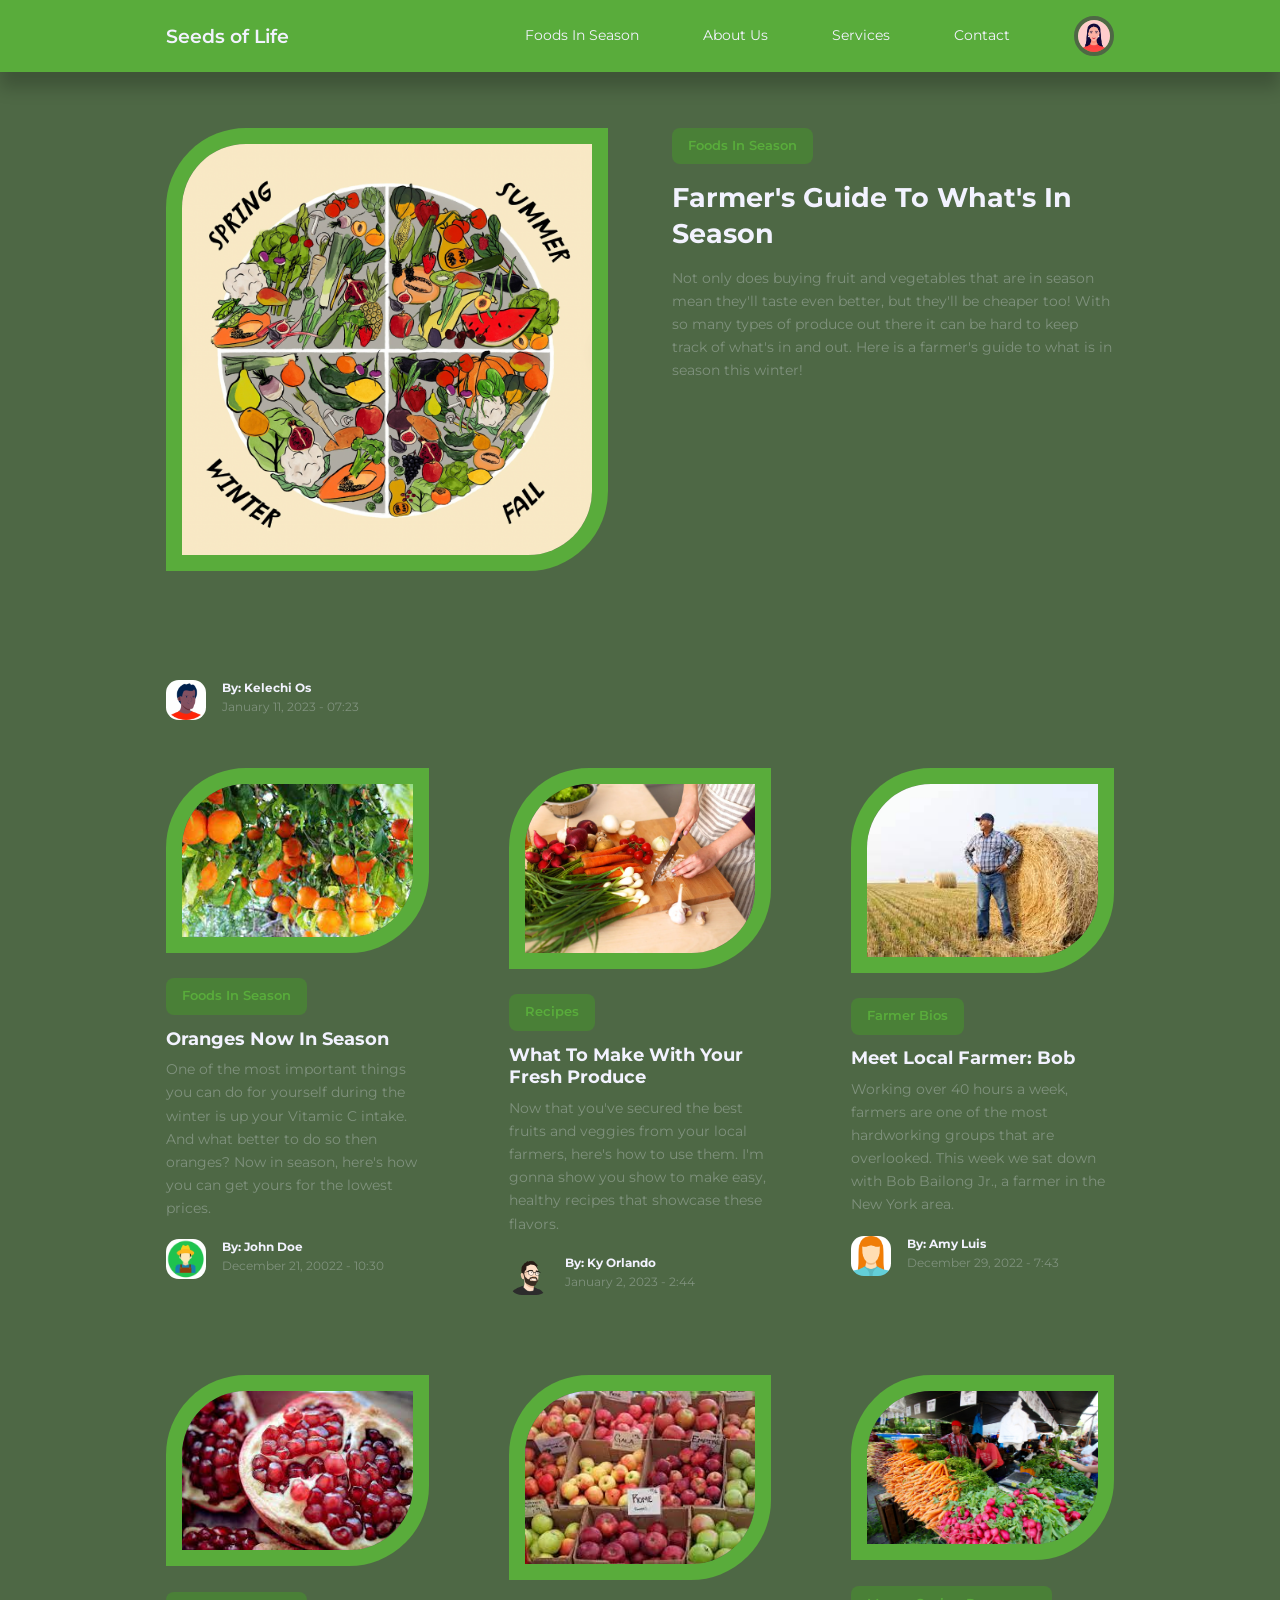
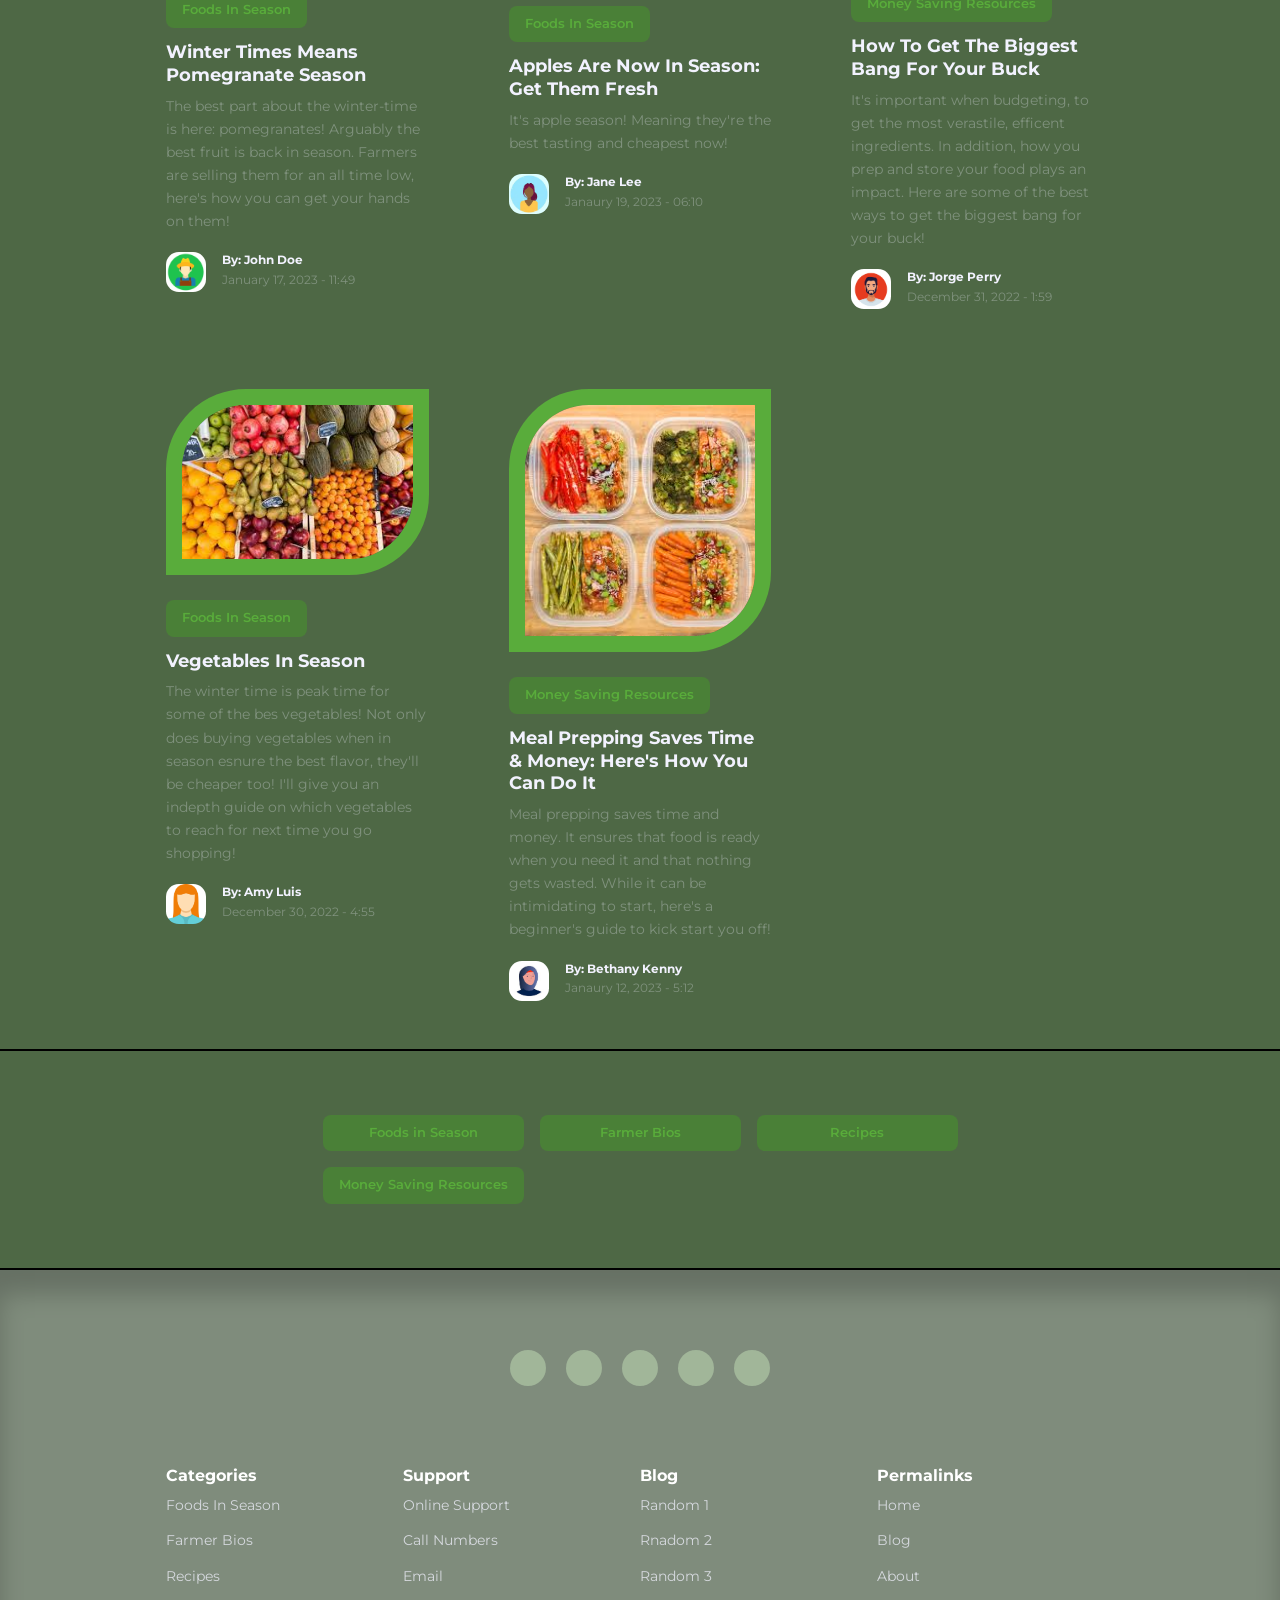
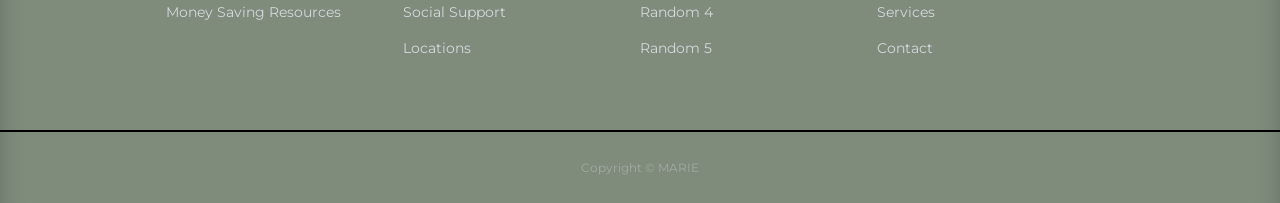
<file: index.html>
<!DOCTYPE html>
<html lang="en">
<head>
    <meta charset="UTF-8">
    <meta http-equiv="X-UA-Compatible" content="IE=edge">
    <meta name="viewport" content="width=device-width, initial-scale=1.0">
    <title>Seeds of Life Home Page</title>
    <link rel="stylesheet" href="style.css"> 
    <!-- icons  -->
    <link rel="stylesheet" href="https://unicons.iconscout.com/release/v4.0.0/css/line.css">
    <link href="https://fonts.googleapis.com/css2?family=Montserrat:wght@300;400;500;600;700;800&display=swap" rel="stylesheet">
</head>
<body>
    <nav>
        <div class="container nav__container">
            <a href="index.html" class="nav__logo">Seeds of Life</a>
            <ul class="nav__items">
                <li><a href="blog.html">Foods In Season</a></li>
                <li><a href="about.html">About Us</a></li>
                <li><a href="services.html">Services</a></li>
                <li><a href="contact.html">Contact</a></li>
                <!-- <li><a href="signin.html">SignIn</a></li> -->
                <li class="nav__profile">
                    <div class="avatar">
                        <img src="./images/avatar8.jpg">
                    </div>
                    <ul>
                        <li><a href="dashboard.html">Dashboard</a></li>
                        <li><a href="logout.html">Logout</a></li>
                    </ul>
                </li>
            </ul>
            
            <button id="open__nav-btn"><i class="uil uil-bars"></i></button>
            <button id="close__nav-btn"><i class="uil uil-multiply"></i></button>
         </div>
    </nav>
    <!-- end of nav -->

    <section class="featured"> 
        <div class="container featured__container">
            <div class="post__thumbnail">
                <img src="./images/winter.jpg">
            </div>
                <div class="post__info">
                    <a href="blog.html" class="category__button">Foods In Season</a>
                    <h2 class="post__title"><a href="post.html"> Farmer's Guide To What's In Season</a></h2>
                    <p class="post_body">
                        Not only does buying fruit and vegetables that are in season mean they'll taste even better, but they'll be cheaper too! With so many types of produce out there it can be hard to keep track of what's in and out. Here is a farmer's guide to what is in season this winter! </p>
                </div>
                <div class="post__author">
                    <div class="post__author-avatar">
                        <img src="./images/avatar7.png">
                    </div>
                    <div class="post__author-info">
                        <h5>By: Kelechi Os</h5>
                        <small>January 11, 2023 - 07:23</small>
                    </div>
                </div>
        </div>
    </section>
    <!-- end of featured -->

    <section class="posts">
        <div class="container posts__container">
            <article class="post">
                <div class="post__thumbnail">
                    <img src="./images/oranges.jpg">
                </div>
                <div class="post__info">
                    <a href="category-posts.html" class="category__button">Foods In Season</a>
                    <h3 class="post_title">
                        <a href="post.html"> Oranges Now In Season </a>
                    </h3>
                    <p class="post__body">
                        One of the most important things you can do for yourself during the winter is up your Vitamic C intake. And what better to do so then oranges? Now in season, here's how you can get yours for the lowest prices.
                    </p>
                    <div class="post__author">
                        <div class="post__author-avatar">
                            <img src="./images/farmer1_avatar.png">
                        </div>
                        <div class="post__author-info">
                            <h5>By: John Doe </h5>
                            <small>
                                December 21, 20022 - 10:30
                            </small>
                        </div>
                    </div>
                </div>
            </article>
            <article class="post">
                <div class="post__thumbnail">
                    <img src="./images/chopping-vegetables-1.webp">
                </div>
                <div class="post__info">
                    <a href="category-posts.html" class="category__button">Recipes</a>
                    <h3 class="post_title">
                        <a href="post.html">What To Make With Your Fresh Produce </a>
                    </h3>
                    <p class="post__body">
                        Now that you've secured the best fruits and veggies from your local farmers, here's how to use them. I'm gonna show you show to make easy, healthy recipes that showcase these flavors.
                    </p>
                    <div class="post__author">
                        <div class="post__author-avatar">
                            <img src="./images/avatar2.png">
                        </div>
                        <div class="post__author-info">
                            <h5>By: Ky Orlando </h5>
                            <small>
                                January 2, 2023 - 2:44
                            </small>
                        </div>
                    </div>
                </div>
            </article>
            <article class="post">
                <div class="post__thumbnail">
                    <img src="./images/farmer1.jpg">
                </div>
                <div class="post__info">
                    <a href="category-posts.html" class="category__button">Farmer Bios</a>
                    <h3 class="post_title">
                        <a href="post.html"> Meet Local Farmer: Bob </a>
                    </h3>
                    <p class="post__body">
                        Working over 40 hours a week, farmers are one of the most hardworking groups that are overlooked. This week we sat down with Bob Bailong Jr., a farmer in the New York area. 
                    </p>
                    <div class="post__author">
                        <div class="post__author-avatar">
                            <img src="./images/avatar3.jpg">
                        </div>
                        <div class="post__author-info">
                            <h5>By: Amy Luis </h5>
                            <small>
                                December 29, 2022 - 7:43
                            </small>
                        </div>
                    </div>
                </div>
            </article>
            <article class="post">
                <div class="post__thumbnail">
                    <img src="./images/pomegranate.jpg">
                </div>
                <div class="post__info">
                    <a href="category-posts.html" class="category__button">Foods In Season</a>
                    <h3 class="post_title">
                        <a href="post.html">Winter Times Means Pomegranate Season </a>
                    </h3>
                    <p class="post__body">
                        The best part about the winter-time is here: pomegranates! Arguably the best fruit is back in season. Farmers are selling them for an all time low, here's how you can get your hands on them!
                    </p>
                    <div class="post__author">
                        <div class="post__author-avatar">
                            <img src="./images/farmer1_avatar.png">
                        </div>
                        <div class="post__author-info">
                            <h5>By: John Doe </h5>
                            <small>
                                January 17, 2023 - 11:49
                            </small>
                        </div>
                    </div>
                </div>
            </article>
            <article class="post">
                <div class="post__thumbnail">
                    <img src="./images/apples.jpg">
                </div>
                <div class="post__info">
                    <a href="category-posts.html" class="category__button">Foods In Season</a>
                    <h3 class="post_title">
                        <a href="post.html"> Apples Are Now In Season: Get Them Fresh </a>
                    </h3>
                    <p class="post__body">
                        It's apple season! Meaning they're the best tasting and cheapest now! 
                    </p>
                    <div class="post__author">
                        <div class="post__author-avatar">
                            <img src="./images/avatar4.jpg">
                        </div>
                        <div class="post__author-info">
                            <h5>By: Jane Lee </h5>
                            <small>
                                Janaury 19, 2023 - 06:10
                            </small>
                        </div>
                    </div>
                </div>
            </article>
            <article class="post">
                <div class="post__thumbnail">
                    <img src="./images/farmersmarket.jpg">
                </div>
                <div class="post__info">
                    <a href="category-posts.html" class="category__button">Money Saving Resources</a>
                    <h3 class="post_title">
                        <a href="post.html">How To Get The Biggest Bang For Your Buck</a>
                    </h3>
                    <p class="post__body">
                        It's important when budgeting, to get the most verastile, efficent ingredients. In addition, how you prep and store your food plays an impact. Here are some of the best ways to get the biggest bang for your buck!
                    </p>
                    <div class="post__author">
                        <div class="post__author-avatar">
                            <img src="./images/avatar5.png">
                        </div>
                        <div class="post__author-info">
                            <h5>By: Jorge Perry </h5>
                            <small>
                                December 31, 2022 - 1:59
                            </small>
                        </div>
                    </div>
                </div>
            </article>
            <article class="post">
                <div class="post__thumbnail">
                    <img src="./images/vegetables.jpg">
                </div>
                <div class="post__info">
                    <a href="category-posts.html" class="category__button">Foods In Season</a>
                    <h3 class="post_title">
                        <a href="post.html">Vegetables In Season </a>
                    </h3>
                    <p class="post__body">
                        The winter time is peak time for some of the bes vegetables! Not only does buying vegetables when in season esnure the best flavor, they'll be cheaper too! I'll give you an indepth guide on which vegetables to reach for next time you go shopping!
                    </p>
                    <div class="post__author">
                        <div class="post__author-avatar">
                            <img src="./images/avatar3.jpg">
                        </div>
                        <div class="post__author-info">
                            <h5>By: Amy Luis </h5>
                            <small>
                                December 30, 2022 - 4:55
                            </small>
                        </div>
                    </div>
                </div>
            </article>
            <article class="post">
                <div class="post__thumbnail">
                    <img src="./images/mealprep.jpg">
                </div>
                <div class="post__info">
                    <a href="category-posts.html" class="category__button">Money Saving Resources</a>
                    <h3 class="post_title">
                        <a href="post.html">Meal Prepping Saves Time & Money: Here's How You Can Do It </a>
                    </h3>
                    <p class="post__body">
                        Meal prepping saves time and money. It ensures that food is ready when you need it and that nothing gets wasted. While it can be intimidating to start, here's a beginner's guide to kick start you off!
                    </p>
                    <div class="post__author">
                        <div class="post__author-avatar">
                            <img src="./images/avatar6.jpg">
                        </div>
                        <div class="post__author-info">
                            <h5>By: Bethany Kenny </h5>
                            <small>
                                Janaury 12, 2023 - 5:12
                            </small>
                        </div>
                    </div>
                </div>
            </article>
        </div>
    </section>

    <!-- start of categrory -->
    <section class="category__buttons">
        <div class="container category__buttons-container">
            <a href="" class="category__button">Foods in Season</a>
            <a href="" class="category__button">Farmer Bios</a>
            <a href="" class="category__button">Recipes</a>
            <a href="" class="category__button">Money Saving Resources</a>

        </div>
    </section>

    <!-- start of footer -->
    <footer>
        <div class="footer__socials">
            <a href="https://youtube.com" target="_blank"><i class="uil uil-youtube"></i></a>
            <a href="https://facebook.com" target="_blank"><i class="uil uil-facebook-f"></i></a>
            <a href="https://instagram.com" target="_blank"><i class="uil uil-instagram-alt"></i></a>
            <a href="https://linkedin.com" target="_blank"><i class="uil uil-linkedin"></i></a>
            <a href="https://twitter.com" target="_blank"><i class="uil uil-twitter"></i></a>
        </div>

        <div class="container footer__container">
            <article>
                <h4>Categories</h4>
                <ul>
                    <li><a href="">Foods In Season</a></li>
                    <li><a href="">Farmer Bios</a></li>
                    <li><a href="">Recipes</a></li>
                    <li><a href="">Money Saving Resources</a></li>
                </ul>
            </article>
            <article>
                <h4>Support</h4>
                <ul>
                    <li><a href="">Online Support</a></li>
                    <li><a href="">Call Numbers</a></li>
                    <li><a href="">Email</a></li>
                    <li><a href="">Social Support</a></li>
                    <li><a href="">Locations</a></li>
                </ul>
            </article>
            <article>
                <h4>Blog</h4>
                <ul>
                    <li><a href="">Random 1</a></li>
                    <li><a href="">Rnadom 2</a></li>
                    <li><a href="">Random 3</a></li>
                    <li><a href="">Random 4</a></li>
                    <li><a href="">Random 5</a></li>
                </ul>
            </article>
            <article>
                <h4>Permalinks</h4>
                <ul>
                    <li><a href="">Home</a></li>
                    <li><a href="">Blog</a></li>
                    <li><a href="">About</a></li>
                    <li><a href="">Services</a></li>
                    <li><a href="">Contact</a></li>
                </ul>
            </article>
        </div>
        <div class="footer__copyright">
            <small>Copyright &copy; MARIE </small>
        </div>
    </footer>

    <script src="./main.js"></script>
</body>
</html>
</file>
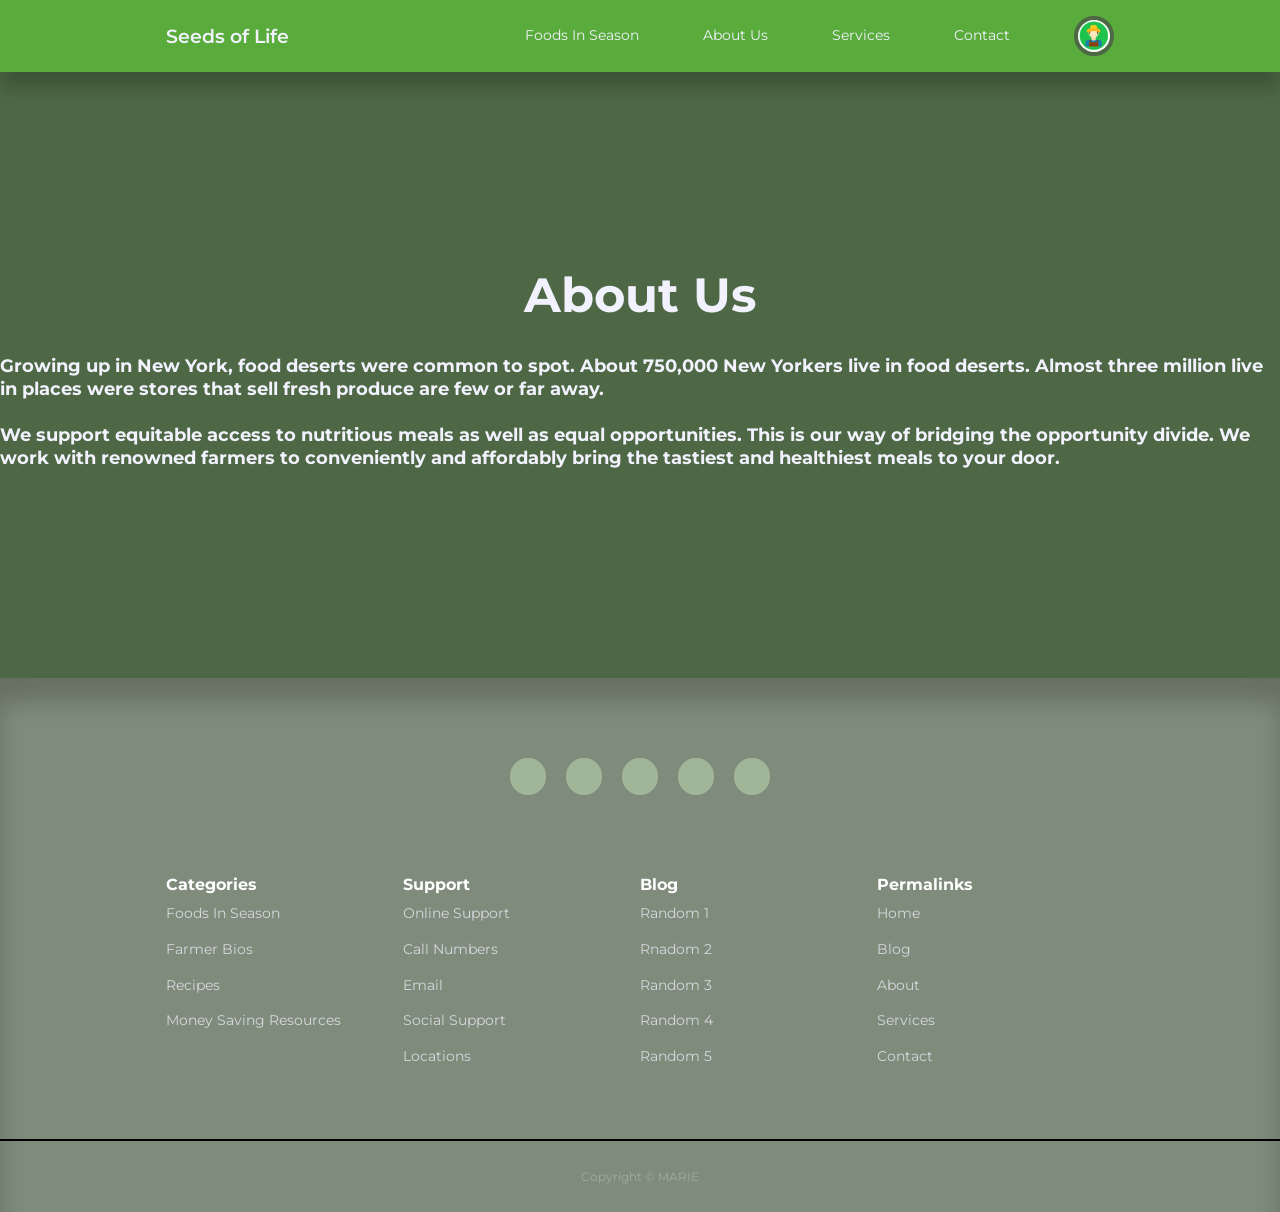
<file: about.html>
<!DOCTYPE html>
<html lang="en">
<head>
    <meta charset="UTF-8">
    <meta http-equiv="X-UA-Compatible" content="IE=edge">
    <meta name="viewport" content="width=device-width, initial-scale=1.0">
    <title>About Page</title>
    <link rel="stylesheet" href="style.css"> 
    <!-- icons  -->
    <link rel="stylesheet" href="https://unicons.iconscout.com/release/v4.0.0/css/line.css">
    <link href="https://fonts.googleapis.com/css2?family=Montserrat:wght@300;400;500;600;700;800&display=swap" rel="stylesheet">
</head>
<body>
    <nav>
        <div class="container nav__container">
            <a href="index.html" class="nav__logo">Seeds of Life</a>
            <ul class="nav__items">
                <li><a href="blog.html">Foods In Season</a></li>
                <li><a href="about.html">About Us</a></li>
                <li><a href="services.html">Services</a></li>
                <li><a href="contact.html">Contact</a></li>
                <!-- <li><a href="signin.html">SignIn</a></li> -->
                <li class="nav__profile">
                    <div class="avatar">
                        <img src="./images/farmer1_avatar.png">
                    </div>
                    <ul>
                        <li><a href="dashboard.html">Dashboard</a></li>
                        <li><a href="logout.html">Logout</a></li>
                    </ul>
                </li>
            </ul>
            
            <button id="open__nav-btn"><i class="uil uil-bars"></i></button>
            <button id="close__nav-btn"><i class="uil uil-multiply"></i></button>
         </div>
    </nav>
    <!-- end of nav -->

    <section class="empty__page">
        <h1> About Us</h1>
        <h3> Growing up in New York, food deserts were common to spot. About 750,000 New Yorkers live in food deserts. Almost three million live in places were stores that sell fresh produce are few or far away. <br><br>
        We support equitable access to nutritious meals as well as equal opportunities. This is our way of bridging the opportunity divide. We work with renowned farmers to conveniently and affordably bring the tastiest and healthiest meals to your door.</h3>
    </section>

 <!-- start of footer -->
 <footer>
    <div class="footer__socials">
        <a href="https://youtube.com" target="_blank"><i class="uil uil-youtube"></i></a>
        <a href="https://facebook.com" target="_blank"><i class="uil uil-facebook-f"></i></a>
        <a href="https://instagram.com" target="_blank"><i class="uil uil-instagram-alt"></i></a>
        <a href="https://linkedin.com" target="_blank"><i class="uil uil-linkedin"></i></a>
        <a href="https://twitter.com" target="_blank"><i class="uil uil-twitter"></i></a>
    </div>

    <div class="container footer__container">
        <article>
            <h4>Categories</h4>
            <ul>
                <li><a href="">Foods In Season</a></li>
                <li><a href="">Farmer Bios</a></li>
                <li><a href="">Recipes</a></li>
                <li><a href="">Money Saving Resources</a></li>
            </ul>
        </article>
        <article>
            <h4>Support</h4>
            <ul>
                <li><a href="">Online Support</a></li>
                <li><a href="">Call Numbers</a></li>
                <li><a href="">Email</a></li>
                <li><a href="">Social Support</a></li>
                <li><a href="">Locations</a></li>
            </ul>
        </article>
        <article>
            <h4>Blog</h4>
            <ul>
                <li><a href="">Random 1</a></li>
                <li><a href="">Rnadom 2</a></li>
                <li><a href="">Random 3</a></li>
                <li><a href="">Random 4</a></li>
                <li><a href="">Random 5</a></li>
            </ul>
        </article>
        <article>
            <h4>Permalinks</h4>
            <ul>
                <li><a href="">Home</a></li>
                <li><a href="">Blog</a></li>
                <li><a href="">About</a></li>
                <li><a href="">Services</a></li>
                <li><a href="">Contact</a></li>
            </ul>
        </article>
    </div>
    <div class="footer__copyright">
        <small>Copyright &copy; MARIE </small>
    </div>
</footer>
<script src="./main.js"></script>
</body>
</html>
</file>
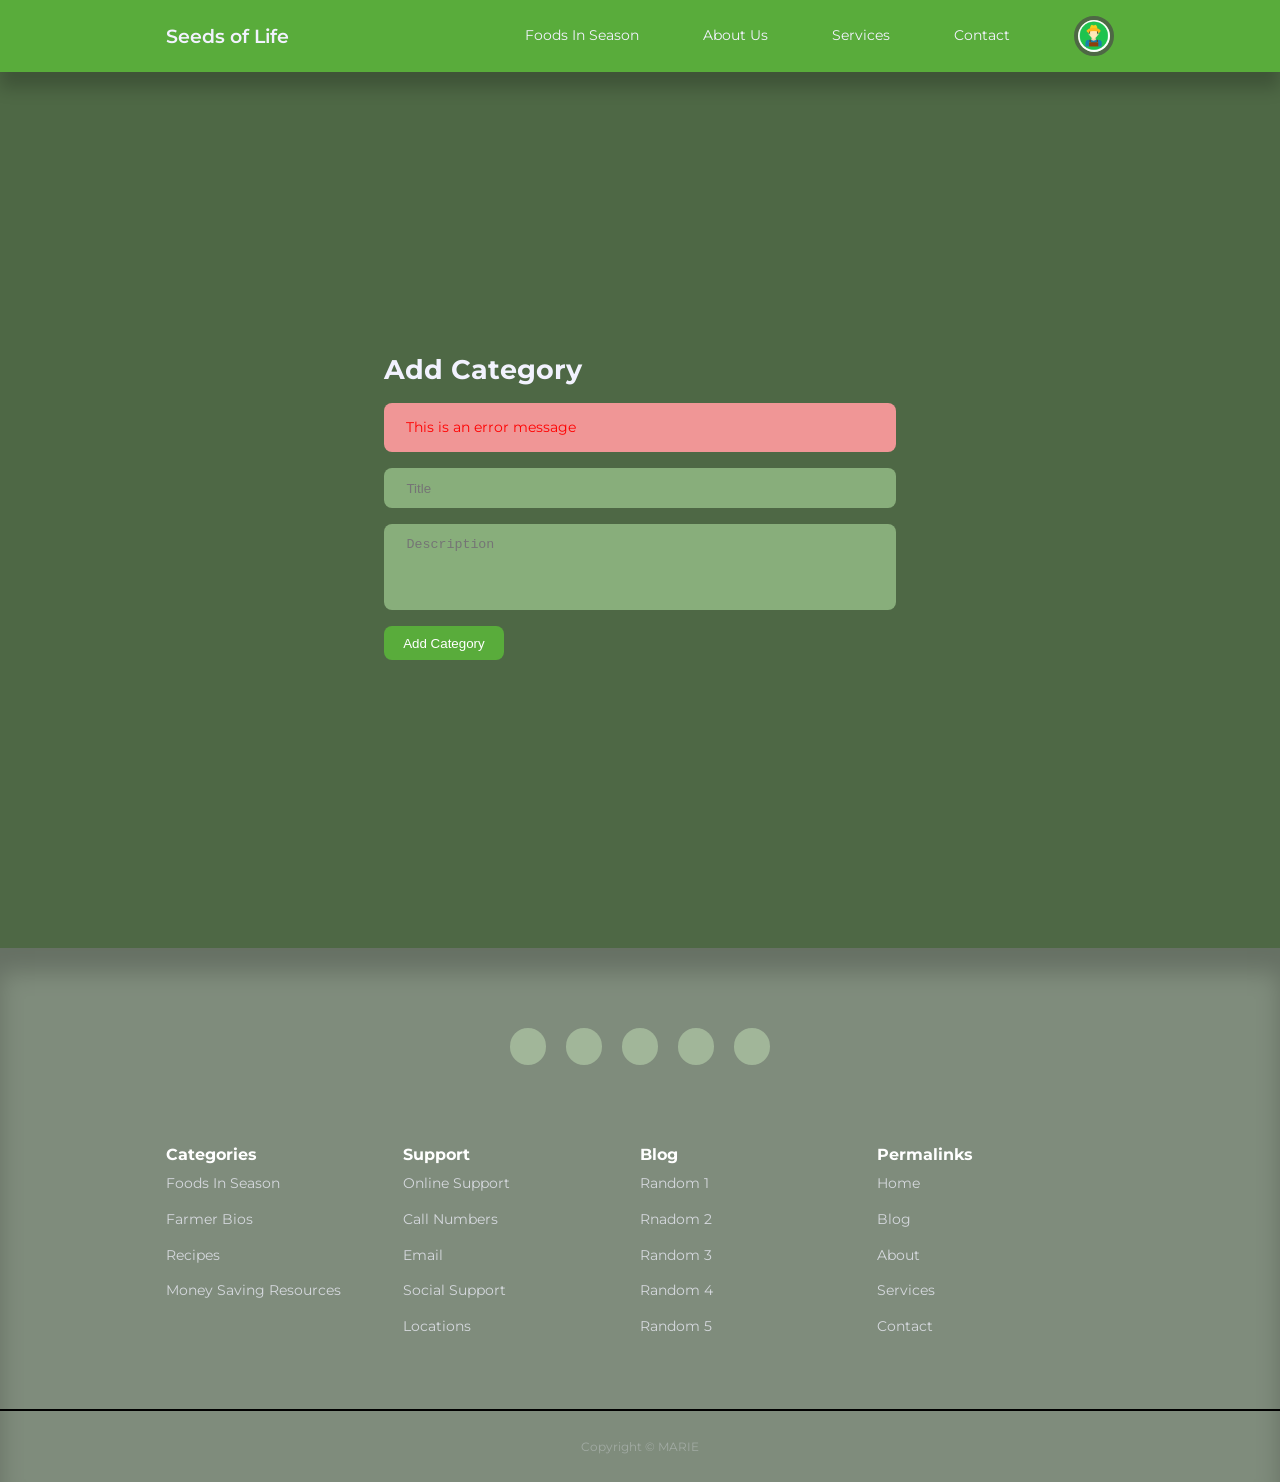
<file: add-category.html>
<!DOCTYPE html>
<html lang="en">
<head>
    <meta charset="UTF-8">
    <meta http-equiv="X-UA-Compatible" content="IE=edge">
    <meta name="viewport" content="width=device-width, initial-scale=1.0">
    <title>Add Category</title>
    <link rel="stylesheet" href="style.css"> 
    <!-- icons  -->
    <link rel="stylesheet" href="https://unicons.iconscout.com/release/v4.0.0/css/line.css">
    <link href="https://fonts.googleapis.com/css2?family=Montserrat:wght@300;400;500;600;700;800&display=swap" rel="stylesheet">
</head>
<body>
    <nav>
        <div class="container nav__container">
            <a href="index.html" class="nav__logo">Seeds of Life</a>
            <ul class="nav__items">
                <li><a href="blog.html">Foods In Season</a></li>
                <li><a href="about.html">About Us</a></li>
                <li><a href="services.html">Services</a></li>
                <li><a href="contact.html">Contact</a></li>
                <!-- <li><a href="signin.html">SignIn</a></li> -->
                <li class="nav__profile">
                    <div class="avatar">
                        <img src="./images/farmer1_avatar.png">
                    </div>
                    <ul>
                        <li><a href="dashboard.html">Dashboard</a></li>
                        <li><a href="logout.html">Logout</a></li>
                    </ul>
                </li>
            </ul>
            
            <button id="open__nav-btn"><i class="uil uil-bars"></i></button>
            <button id="close__nav-btn"><i class="uil uil-multiply"></i></button>
         </div>
    </nav>
    <!-- end of nav -->

<section class="form__section">
    <div class="container form__section-container">
        <h2> Add Category </h2>
        <div class="alert__message error">
            <p> This is an error message </p>
        </div>
        <form actions="">
            <input type="text" placeholder="Title">
            <textarea rows="4" placeholder="Description"></textarea>
            <button type="submit" class="btn">Add Category</button>
        </form>
    </div>
</section>
 <!-- start of footer -->
 <footer>
    <div class="footer__socials">
        <a href="https://youtube.com" target="_blank"><i class="uil uil-youtube"></i></a>
        <a href="https://facebook.com" target="_blank"><i class="uil uil-facebook-f"></i></a>
        <a href="https://instagram.com" target="_blank"><i class="uil uil-instagram-alt"></i></a>
        <a href="https://linkedin.com" target="_blank"><i class="uil uil-linkedin"></i></a>
        <a href="https://twitter.com" target="_blank"><i class="uil uil-twitter"></i></a>
    </div>

    <div class="container footer__container">
        <article>
            <h4>Categories</h4>
            <ul>
                <li><a href="">Foods In Season</a></li>
                <li><a href="">Farmer Bios</a></li>
                <li><a href="">Recipes</a></li>
                <li><a href="">Money Saving Resources</a></li>
            </ul>
        </article>
        <article>
            <h4>Support</h4>
            <ul>
                <li><a href="">Online Support</a></li>
                <li><a href="">Call Numbers</a></li>
                <li><a href="">Email</a></li>
                <li><a href="">Social Support</a></li>
                <li><a href="">Locations</a></li>
            </ul>
        </article>
        <article>
            <h4>Blog</h4>
            <ul>
                <li><a href="">Random 1</a></li>
                <li><a href="">Rnadom 2</a></li>
                <li><a href="">Random 3</a></li>
                <li><a href="">Random 4</a></li>
                <li><a href="">Random 5</a></li>
            </ul>
        </article>
        <article>
            <h4>Permalinks</h4>
            <ul>
                <li><a href="">Home</a></li>
                <li><a href="">Blog</a></li>
                <li><a href="">About</a></li>
                <li><a href="">Services</a></li>
                <li><a href="">Contact</a></li>
            </ul>
        </article>
    </div>
    <div class="footer__copyright">
        <small>Copyright &copy; MARIE </small>
    </div>
</footer>

<script src="./main.js"></script>
</body>
</html>
</file>
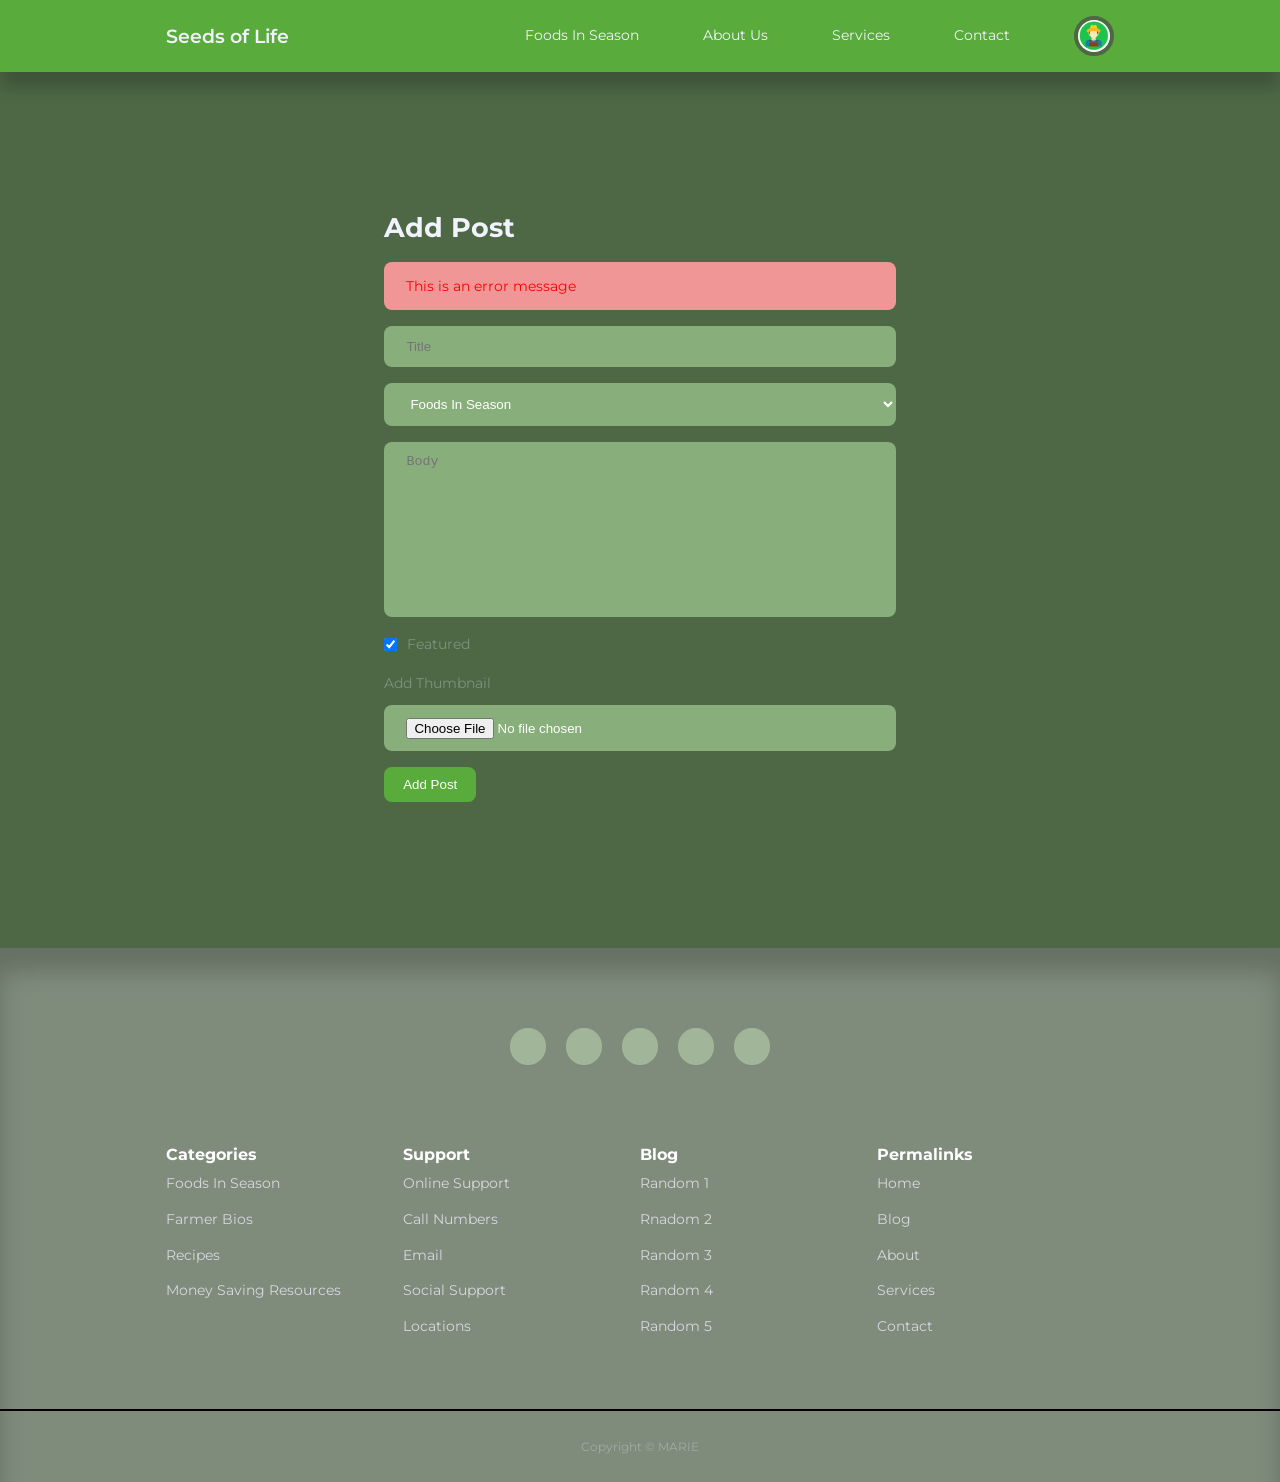
<file: add-post.html>
<!DOCTYPE html>
<html lang="en">
<head>
    <meta charset="UTF-8">
    <meta http-equiv="X-UA-Compatible" content="IE=edge">
    <meta name="viewport" content="width=device-width, initial-scale=1.0">
    <title>Add Post</title>
    <link rel="stylesheet" href="style.css"> 
    <!-- icons  -->
    <link rel="stylesheet" href="https://unicons.iconscout.com/release/v4.0.0/css/line.css">
    <link href="https://fonts.googleapis.com/css2?family=Montserrat:wght@300;400;500;600;700;800&display=swap" rel="stylesheet">
</head>
<body>
    <nav>
        <div class="container nav__container">
            <a href="index.html" class="nav__logo">Seeds of Life</a>
            <ul class="nav__items">
                <li><a href="blog.html">Foods In Season</a></li>
                <li><a href="about.html">About Us</a></li>
                <li><a href="services.html">Services</a></li>
                <li><a href="contact.html">Contact</a></li>
                <!-- <li><a href="signin.html">SignIn</a></li> -->
                <li class="nav__profile">
                    <div class="avatar">
                        <img src="./images/farmer1_avatar.png">
                    </div>
                    <ul>
                        <li><a href="dashboard.html">Dashboard</a></li>
                        <li><a href="logout.html">Logout</a></li>
                    </ul>
                </li>
            </ul>
            
            <button id="open__nav-btn"><i class="uil uil-bars"></i></button>
            <button id="close__nav-btn"><i class="uil uil-multiply"></i></button>
         </div>
    </nav>
    <!-- end of nav -->

<section class="form__section">
    <div class="container form__section-container">
        <h2> Add Post </h2>
        <div class="alert__message error">
            <p> This is an error message </p>
        </div>
        <form actions="" enctype="multipart/form-data">
            <input type="text" placeholder="Title">
            <select>
                <option valyes="1">Foods In Season</option>
                <option valyes="1">Farrmer Bios</option>
                <option valyes="1">Recipes</option>
                <option valyes="1">Money Saving Resources</option>
            </select>
            <textarea rows="10" placeholder="Body"></textarea>
            <div class="form__control inline">
                <input type="checkbox" id="is_featured" checked>
                <label for="is_featured">Featured</label>
            </div>
            <div class="form__control">
                <label for="thumbnail"> Add Thumbnail</label>
                <input type="file" id="thumbnail">
            </div>
            <button type="submit" class="btn">Add Post</button>
        </form>
    </div>
</section>
 <!-- start of footer -->
 <footer>
    <div class="footer__socials">
        <a href="https://youtube.com" target="_blank"><i class="uil uil-youtube"></i></a>
        <a href="https://facebook.com" target="_blank"><i class="uil uil-facebook-f"></i></a>
        <a href="https://instagram.com" target="_blank"><i class="uil uil-instagram-alt"></i></a>
        <a href="https://linkedin.com" target="_blank"><i class="uil uil-linkedin"></i></a>
        <a href="https://twitter.com" target="_blank"><i class="uil uil-twitter"></i></a>
    </div>

    <div class="container footer__container">
        <article>
            <h4>Categories</h4>
            <ul>
                <li><a href="">Foods In Season</a></li>
                <li><a href="">Farmer Bios</a></li>
                <li><a href="">Recipes</a></li>
                <li><a href="">Money Saving Resources</a></li>
            </ul>
        </article>
        <article>
            <h4>Support</h4>
            <ul>
                <li><a href="">Online Support</a></li>
                <li><a href="">Call Numbers</a></li>
                <li><a href="">Email</a></li>
                <li><a href="">Social Support</a></li>
                <li><a href="">Locations</a></li>
            </ul>
        </article>
        <article>
            <h4>Blog</h4>
            <ul>
                <li><a href="">Random 1</a></li>
                <li><a href="">Rnadom 2</a></li>
                <li><a href="">Random 3</a></li>
                <li><a href="">Random 4</a></li>
                <li><a href="">Random 5</a></li>
            </ul>
        </article>
        <article>
            <h4>Permalinks</h4>
            <ul>
                <li><a href="">Home</a></li>
                <li><a href="">Blog</a></li>
                <li><a href="">About</a></li>
                <li><a href="">Services</a></li>
                <li><a href="">Contact</a></li>
            </ul>
        </article>
    </div>
    <div class="footer__copyright">
        <small>Copyright &copy; MARIE </small>
    </div>
</footer>

<script src="./main.js"></script>
</body>
</html>
</file>
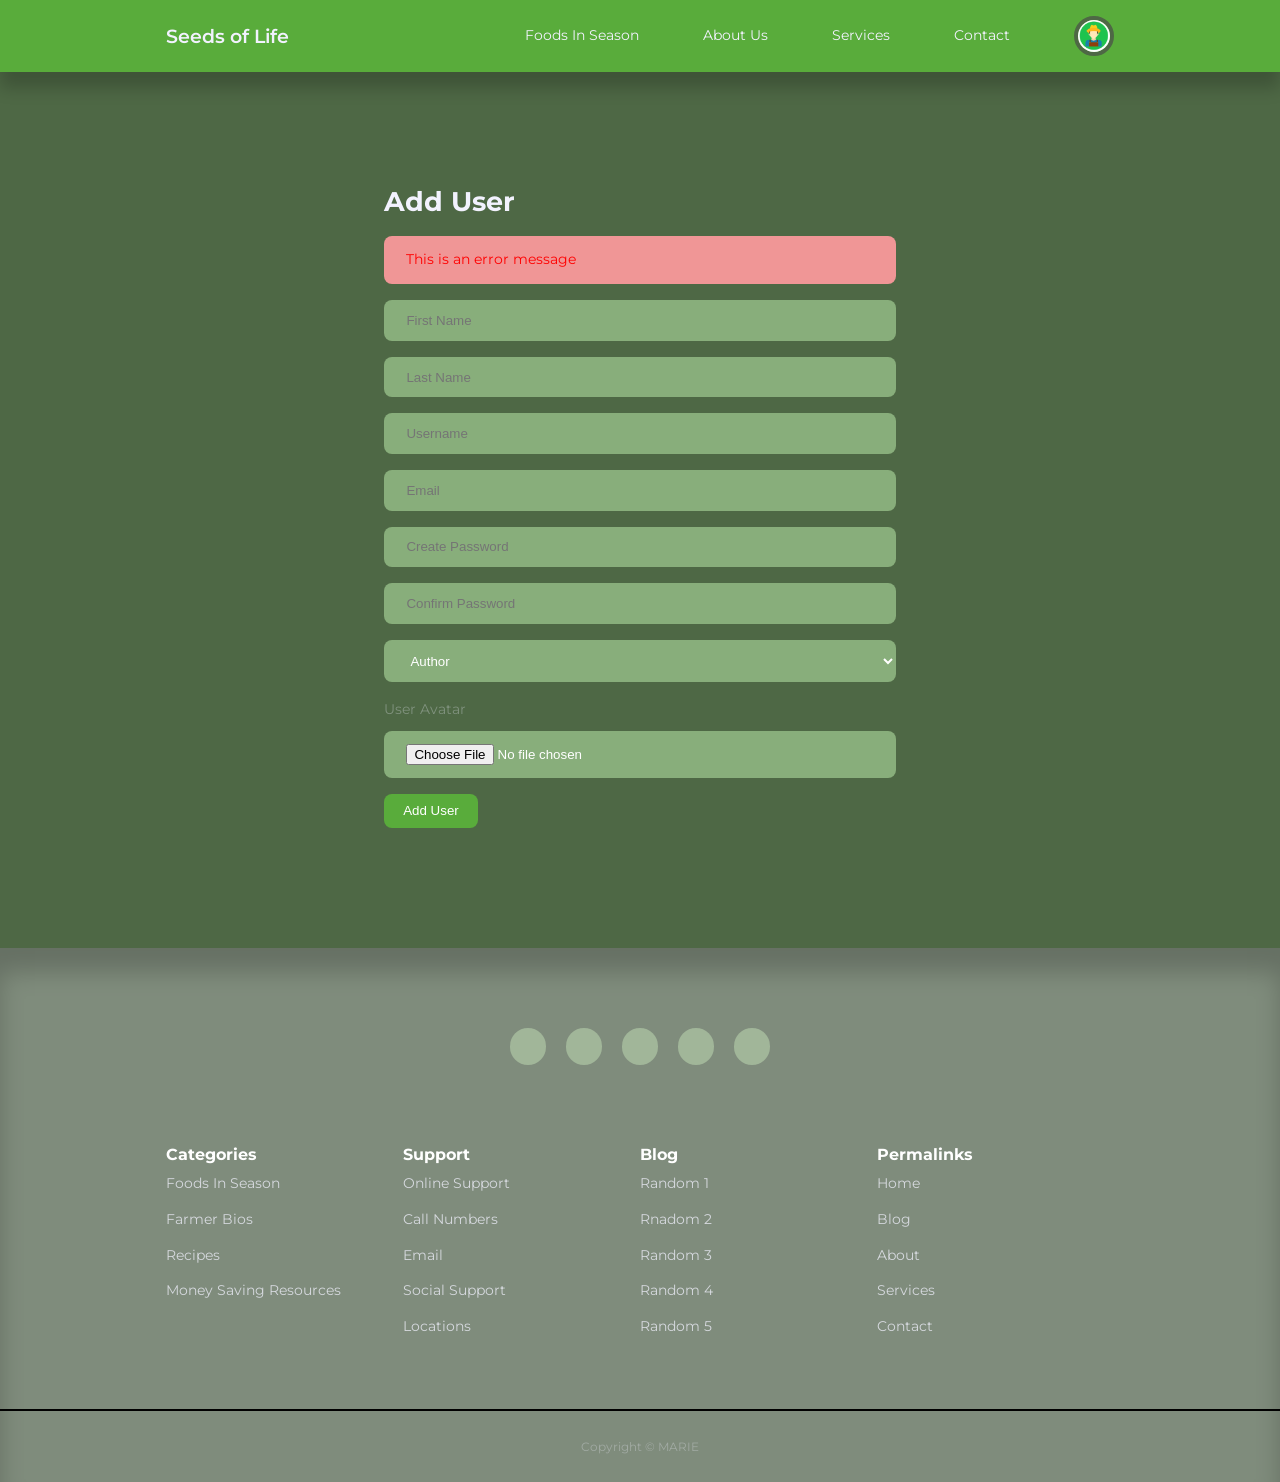
<file: add-user.html>
<!DOCTYPE html>
<html lang="en">
<head>
    <meta charset="UTF-8">
    <meta http-equiv="X-UA-Compatible" content="IE=edge">
    <meta name="viewport" content="width=device-width, initial-scale=1.0">
    <title>Add User</title>
    <link rel="stylesheet" href="style.css"> 
    <!-- icons  -->
    <link rel="stylesheet" href="https://unicons.iconscout.com/release/v4.0.0/css/line.css">
    <link href="https://fonts.googleapis.com/css2?family=Montserrat:wght@300;400;500;600;700;800&display=swap" rel="stylesheet">
</head>
<body>
    <nav>
        <div class="container nav__container">
            <a href="index.html" class="nav__logo">Seeds of Life</a>
            <ul class="nav__items">
                <li><a href="blog.html">Foods In Season</a></li>
                <li><a href="about.html">About Us</a></li>
                <li><a href="services.html">Services</a></li>
                <li><a href="contact.html">Contact</a></li>
                <!-- <li><a href="signin.html">SignIn</a></li> -->
                <li class="nav__profile">
                    <div class="avatar">
                        <img src="./images/farmer1_avatar.png">
                    </div>
                    <ul>
                        <li><a href="dashboard.html">Dashboard</a></li>
                        <li><a href="logout.html">Logout</a></li>
                    </ul>
                </li>
            </ul>
            
            <button id="open__nav-btn"><i class="uil uil-bars"></i></button>
            <button id="close__nav-btn"><i class="uil uil-multiply"></i></button>
         </div>
    </nav>
    <!-- end of nav -->

<section class="form__section">
    <div class="container form__section-container">
        <h2> Add User </h2>
        <div class="alert__message error">
            <p> This is an error message </p>
        </div>
        <form actions="" enctype="multipart/form-data">
            <input type="text" placeholder="First Name">
            <input type="text" placeholder="Last Name">
            <input type="text" placeholder="Username">
            <input type="email" placeholder="Email">
            <input type="password" placeholder="Create Password">
            <input type="password" placeholder="Confirm Password">
            <select>
                <option value="0">Author</option>
                <option value="1">Admin</option>
            </select>
            <div class="form__control">
                <label for="avatar">User Avatar</label>
                <input type="file" id="avatar">
            </div>
            <button type="submit" class="btn">Add User</button>
        </form>
    </div>
</section>
 <!-- start of footer -->
 <footer>
    <div class="footer__socials">
        <a href="https://youtube.com" target="_blank"><i class="uil uil-youtube"></i></a>
        <a href="https://facebook.com" target="_blank"><i class="uil uil-facebook-f"></i></a>
        <a href="https://instagram.com" target="_blank"><i class="uil uil-instagram-alt"></i></a>
        <a href="https://linkedin.com" target="_blank"><i class="uil uil-linkedin"></i></a>
        <a href="https://twitter.com" target="_blank"><i class="uil uil-twitter"></i></a>
    </div>

    <div class="container footer__container">
        <article>
            <h4>Categories</h4>
            <ul>
                <li><a href="">Foods In Season</a></li>
                <li><a href="">Farmer Bios</a></li>
                <li><a href="">Recipes</a></li>
                <li><a href="">Money Saving Resources</a></li>
            </ul>
        </article>
        <article>
            <h4>Support</h4>
            <ul>
                <li><a href="">Online Support</a></li>
                <li><a href="">Call Numbers</a></li>
                <li><a href="">Email</a></li>
                <li><a href="">Social Support</a></li>
                <li><a href="">Locations</a></li>
            </ul>
        </article>
        <article>
            <h4>Blog</h4>
            <ul>
                <li><a href="">Random 1</a></li>
                <li><a href="">Rnadom 2</a></li>
                <li><a href="">Random 3</a></li>
                <li><a href="">Random 4</a></li>
                <li><a href="">Random 5</a></li>
            </ul>
        </article>
        <article>
            <h4>Permalinks</h4>
            <ul>
                <li><a href="">Home</a></li>
                <li><a href="">Blog</a></li>
                <li><a href="">About</a></li>
                <li><a href="">Services</a></li>
                <li><a href="">Contact</a></li>
            </ul>
        </article>
    </div>
    <div class="footer__copyright">
        <small>Copyright &copy; MARIE </small>
    </div>
</footer>

<script src="./main.js"></script>
</body>
</html>
</file>
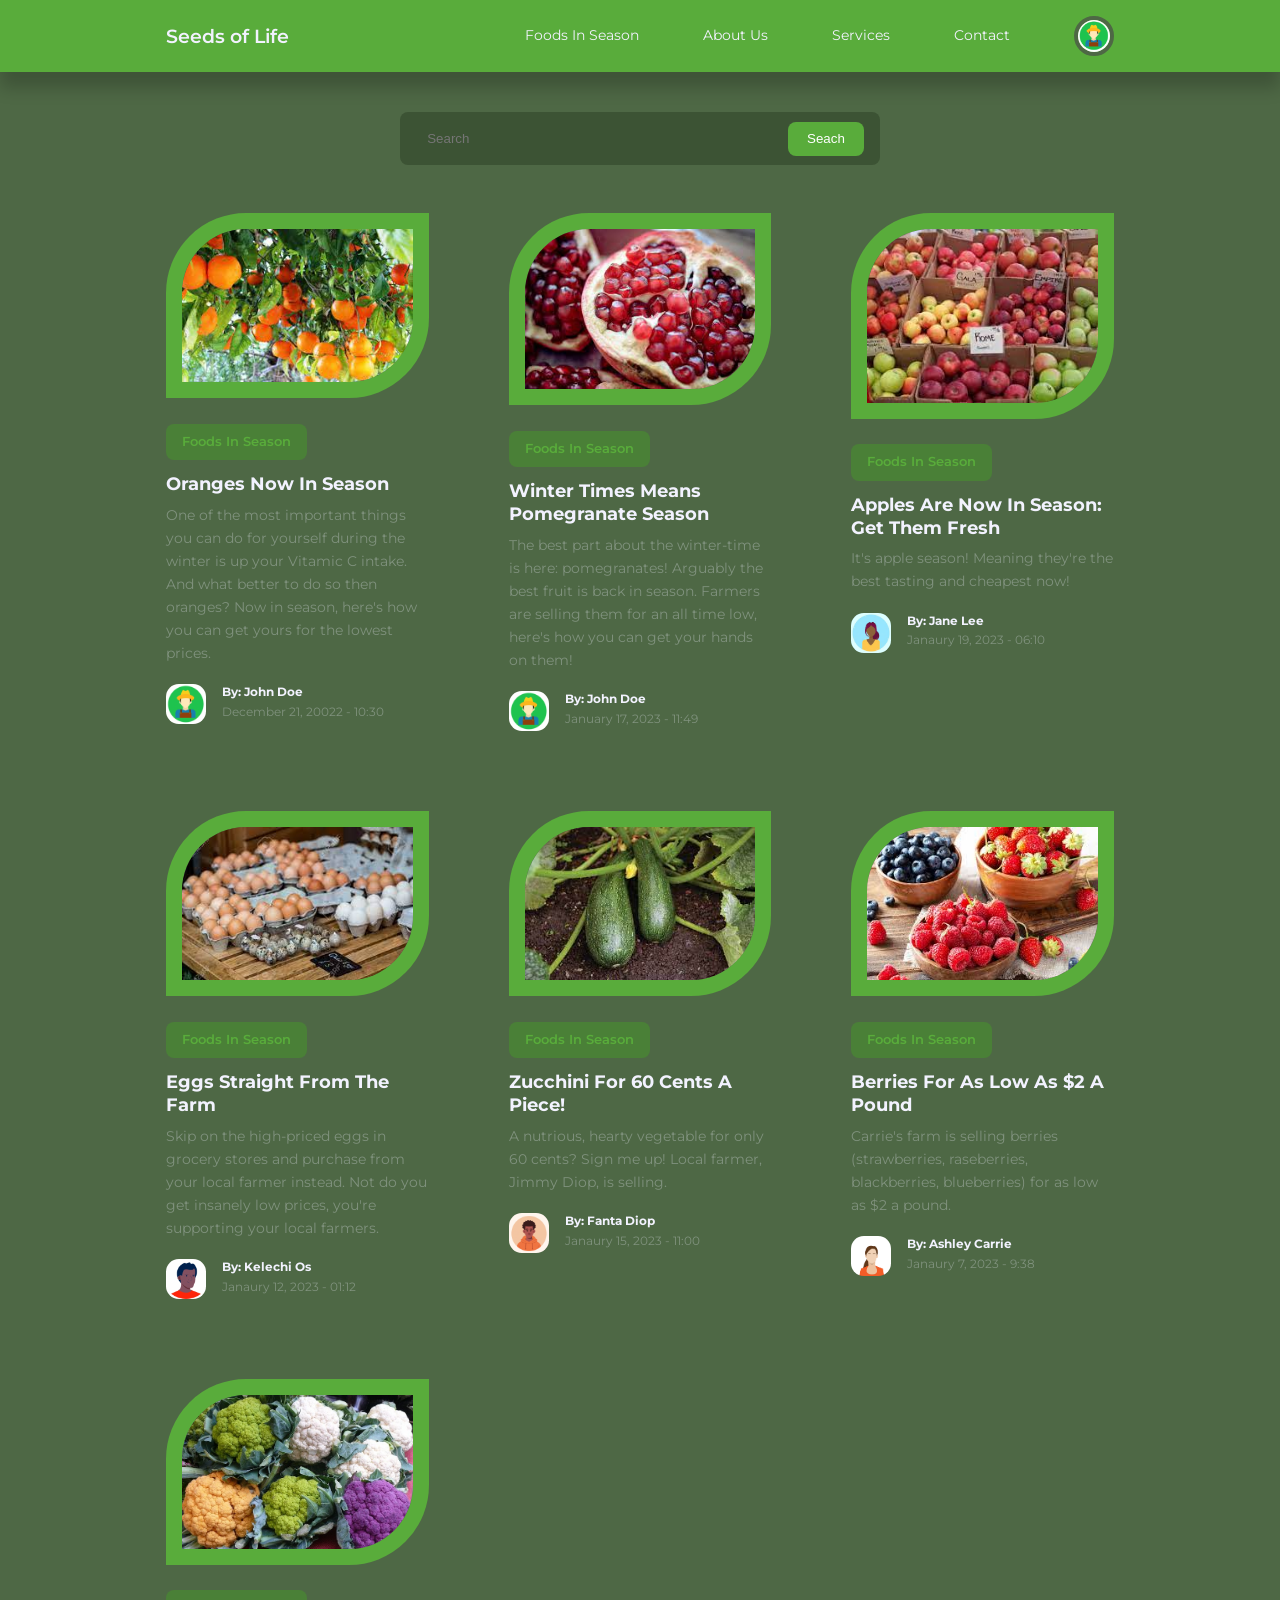
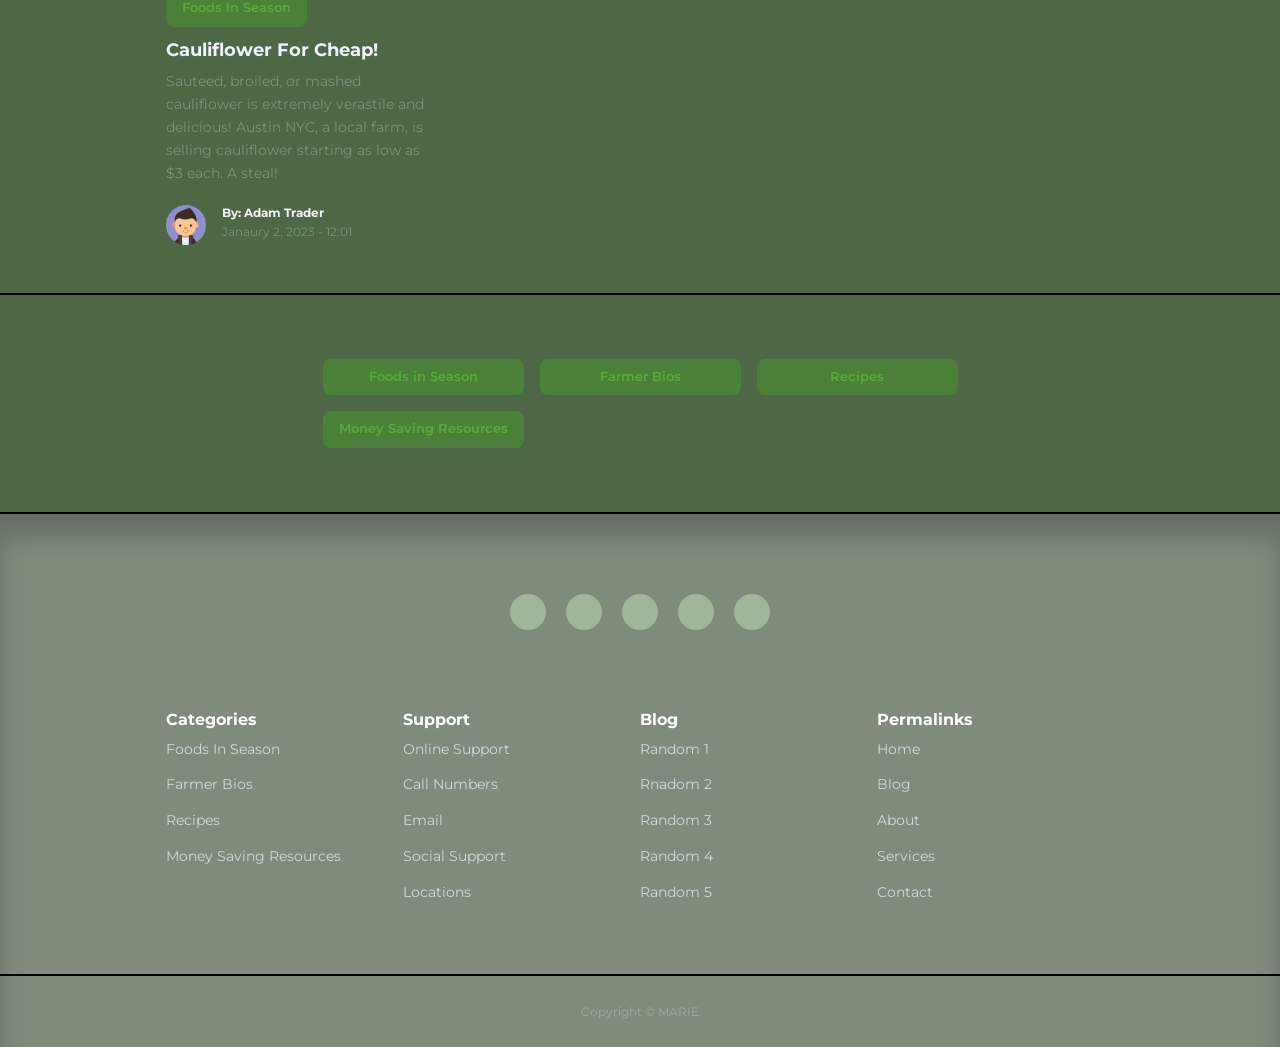
<file: blog.html>
<!DOCTYPE html>
<html lang="en">
<head>
    <meta charset="UTF-8">
    <meta http-equiv="X-UA-Compatible" content="IE=edge">
    <meta name="viewport" content="width=device-width, initial-scale=1.0">
    <title>Food</title>
    <link rel="stylesheet" href="style.css"> 
    <!-- icons  -->
    <link rel="stylesheet" href="https://unicons.iconscout.com/release/v4.0.0/css/line.css">
    <link href="https://fonts.googleapis.com/css2?family=Montserrat:wght@300;400;500;600;700;800&display=swap" rel="stylesheet">
</head>
<body>
    <nav>
        <div class="container nav__container">
            <a href="index.html" class="nav__logo">Seeds of Life</a>
            <ul class="nav__items">
                <li><a href="blog.html">Foods In Season</a></li>
                <li><a href="about.html">About Us</a></li>
                <li><a href="services.html">Services</a></li>
                <li><a href="contact.html">Contact</a></li>
                <!-- <li><a href="signin.html">SignIn</a></li> -->
                <li class="nav__profile">
                    <div class="avatar">
                        <img src="./images/farmer1_avatar.png">
                    </div>
                    <ul>
                        <li><a href="dashboard.html">Dashboard</a></li>
                        <li><a href="logout.html">Logout</a></li>
                    </ul>
                </li>
            </ul>
            
            <button id="open__nav-btn"><i class="uil uil-bars"></i></button>
            <button id="close__nav-btn"><i class="uil uil-multiply"></i></button>
         </div>
    </nav>
    <!-- end of nav -->


    <!-- search -->
        <section class="search__bar">
            <form class="container search__bar-container" action="">
                <div>
                    <i class="'uil uil-search"></i>
                    <input type="search" name="" placeholder="Search">
                </div>
                <button type="submit" class="btn">Seach</button>
            </form>
        </section>
    <!-- end of search -->

    <section class="posts">
        <div class="container posts__container">
            <article class="post">
                <div class="post__thumbnail">
                    <img src="./images/oranges.jpg">
                </div>
                <div class="post__info">
                    <a href="category-posts.html" class="category__button">Foods In Season</a>
                    <h3 class="post_title">
                        <a href="post.html"> Oranges Now In Season </a>
                    </h3>
                    <p class="post__body">
                        One of the most important things you can do for yourself during the winter is up your Vitamic C intake. And what better to do so then oranges? Now in season, here's how you can get yours for the lowest prices.
                    </p>
                    <div class="post__author">
                        <div class="post__author-avatar">
                            <img src="./images/farmer1_avatar.png">
                        </div>
                        <div class="post__author-info">
                            <h5>By: John Doe </h5>
                            <small>
                                December 21, 20022 - 10:30
                            </small>
                        </div>
                    </div>
                </div>
            </article>
            <article class="post">
                <div class="post__thumbnail">
                    <img src="./images/pomegranate.jpg">
                </div>
                <div class="post__info">
                    <a href="category-posts.html" class="category__button">Foods In Season</a>
                    <h3 class="post_title">
                        <a href="post.html">Winter Times Means Pomegranate Season </a>
                    </h3>
                    <p class="post__body">
                        The best part about the winter-time is here: pomegranates! Arguably the best fruit is back in season. Farmers are selling them for an all time low, here's how you can get your hands on them!
                    </p>
                    <div class="post__author">
                        <div class="post__author-avatar">
                            <img src="./images/farmer1_avatar.png">
                        </div>
                        <div class="post__author-info">
                            <h5>By: John Doe </h5>
                            <small>
                                January 17, 2023 - 11:49
                            </small>
                        </div>
                    </div>
                </div>
            </article>
            <article class="post">
                <div class="post__thumbnail">
                    <img src="./images/apples.jpg">
                </div>
                <div class="post__info">
                    <a href="category-posts.html" class="category__button">Foods In Season</a>
                    <h3 class="post_title">
                        <a href="post.html"> Apples Are Now In Season: Get Them Fresh </a>
                    </h3>
                    <p class="post__body">
                        It's apple season! Meaning they're the best tasting and cheapest now! 
                    </p>
                    <div class="post__author">
                        <div class="post__author-avatar">
                            <img src="./images/avatar4.jpg">
                        </div>
                        <div class="post__author-info">
                            <h5>By: Jane Lee </h5>
                            <small>
                                Janaury 19, 2023 - 06:10
                            </small>
                        </div>
                    </div>
                </div>
            </article>
            <article class="post">
                <div class="post__thumbnail">
                    <img src="./images/eggs.jpg">
                </div>
                <div class="post__info">
                    <a href="category-posts.html" class="category__button">Foods In Season</a>
                    <h3 class="post_title">
                        <a href="post.html"> Eggs Straight From The Farm </a>
                    </h3>
                    <p class="post__body">
                        Skip on the high-priced eggs in grocery stores and purchase from your local farmer instead. Not do you get insanely low prices, you're supporting your local farmers. 
                    </p>
                    <div class="post__author">
                        <div class="post__author-avatar">
                            <img src="./images/avatar7.png">
                        </div>
                        <div class="post__author-info">
                            <h5>By: Kelechi Os </h5>
                            <small>
                                Janaury 12, 2023 - 01:12
                            </small>
                        </div>
                    </div>
                </div>
            </article>
            <article class="post">
                <div class="post__thumbnail">
                    <img src="./images/zucch.jpg">
                </div>
                <div class="post__info">
                    <a href="category-posts.html" class="category__button">Foods In Season</a>
                    <h3 class="post_title">
                        <a href="post.html"> Zucchini For 60 Cents A Piece! </a>
                    </h3>
                    <p class="post__body">
                        A nutrious, hearty vegetable for only 60 cents? Sign me up! Local farmer, Jimmy Diop, is selling. 
                    </p>
                    <div class="post__author">
                        <div class="post__author-avatar">
                            <img src="./images/fd.png">
                        </div>
                        <div class="post__author-info">
                            <h5>By: Fanta Diop </h5>
                            <small>
                                Janaury 15, 2023 - 11:00
                            </small>
                        </div>
                    </div>
                </div>
            </article>
            <article class="post">
                <div class="post__thumbnail">
                    <img src="./images/berries.jpg">
                </div>
                <div class="post__info">
                    <a href="category-posts.html" class="category__button">Foods In Season</a>
                    <h3 class="post_title">
                        <a href="post.html"> Berries For As Low As $2 A Pound </a>
                    </h3>
                    <p class="post__body">
                        Carrie's farm is selling berries (strawberries, raseberries, blackberries, blueberries) for as low as $2 a pound. 
                    </p>
                    <div class="post__author">
                        <div class="post__author-avatar">
                            <img src="./images/ash.png">
                        </div>
                        <div class="post__author-info">
                            <h5>By: Ashley Carrie </h5>
                            <small>
                                Janaury 7, 2023 - 9:38
                            </small>
                        </div>
                    </div>
                </div>
            </article>
            <article class="post">
                <div class="post__thumbnail">
                    <img src="./images/califlower.jpg">
                </div>
                <div class="post__info">
                    <a href="category-posts.html" class="category__button">Foods In Season</a>
                    <h3 class="post_title">
                        <a href="post.html"> Cauliflower For Cheap! </a>
                    </h3>
                    <p class="post__body">
                        Sauteed, broiled, or mashed cauliflower is extremely verastile and delicious! Austin NYC, a local farm, is selling cauliflower starting as low as $3 each. A steal!
                    </p>
                    <div class="post__author">
                        <div class="post__author-avatar">
                            <img src="./images/adam.png">
                        </div>
                        <div class="post__author-info">
                            <h5>By: Adam Trader </h5>
                            <small>
                                Janaury 2, 2023 - 12:01
                            </small>
                        </div>
                    </div>
                </div>
            </article>
           
        </div>
    </section>

    <!-- start of categrory -->
    <section class="category__buttons">
        <div class="container category__buttons-container">
            <a href="" class="category__button">Foods in Season</a>
            <a href="" class="category__button">Farmer Bios</a>
            <a href="" class="category__button">Recipes</a>
            <a href="" class="category__button">Money Saving Resources</a>

        </div>
    </section>

    <!-- start of footer -->
    <footer>
        <div class="footer__socials">
            <a href="https://youtube.com" target="_blank"><i class="uil uil-youtube"></i></a>
            <a href="https://facebook.com" target="_blank"><i class="uil uil-facebook-f"></i></a>
            <a href="https://instagram.com" target="_blank"><i class="uil uil-instagram-alt"></i></a>
            <a href="https://linkedin.com" target="_blank"><i class="uil uil-linkedin"></i></a>
            <a href="https://twitter.com" target="_blank"><i class="uil uil-twitter"></i></a>
        </div>
    <div class="container footer__container">
        <article>
            <h4>Categories</h4>
            <ul>
                <li><a href="">Foods In Season</a></li>
                <li><a href="">Farmer Bios</a></li>
                <li><a href="">Recipes</a></li>
                <li><a href="">Money Saving Resources</a></li>
            </ul>
        </article>
        <article>
            <h4>Support</h4>
            <ul>
                <li><a href="">Online Support</a></li>
                <li><a href="">Call Numbers</a></li>
                <li><a href="">Email</a></li>
                <li><a href="">Social Support</a></li>
                <li><a href="">Locations</a></li>
            </ul>
        </article>
        <article>
            <h4>Blog</h4>
            <ul>
                <li><a href="">Random 1</a></li>
                <li><a href="">Rnadom 2</a></li>
                <li><a href="">Random 3</a></li>
                <li><a href="">Random 4</a></li>
                <li><a href="">Random 5</a></li>
            </ul>
        </article>
        <article>
            <h4>Permalinks</h4>
            <ul>
                <li><a href="">Home</a></li>
                <li><a href="">Blog</a></li>
                <li><a href="">About</a></li>
                <li><a href="">Services</a></li>
                <li><a href="">Contact</a></li>
            </ul>
        </article>
    </div>
    <div class="footer__copyright">
        <small>Copyright &copy; MARIE </small>
    </div>
</footer>

    <script src="./main.js"></script>
</body>
</html>
</file>
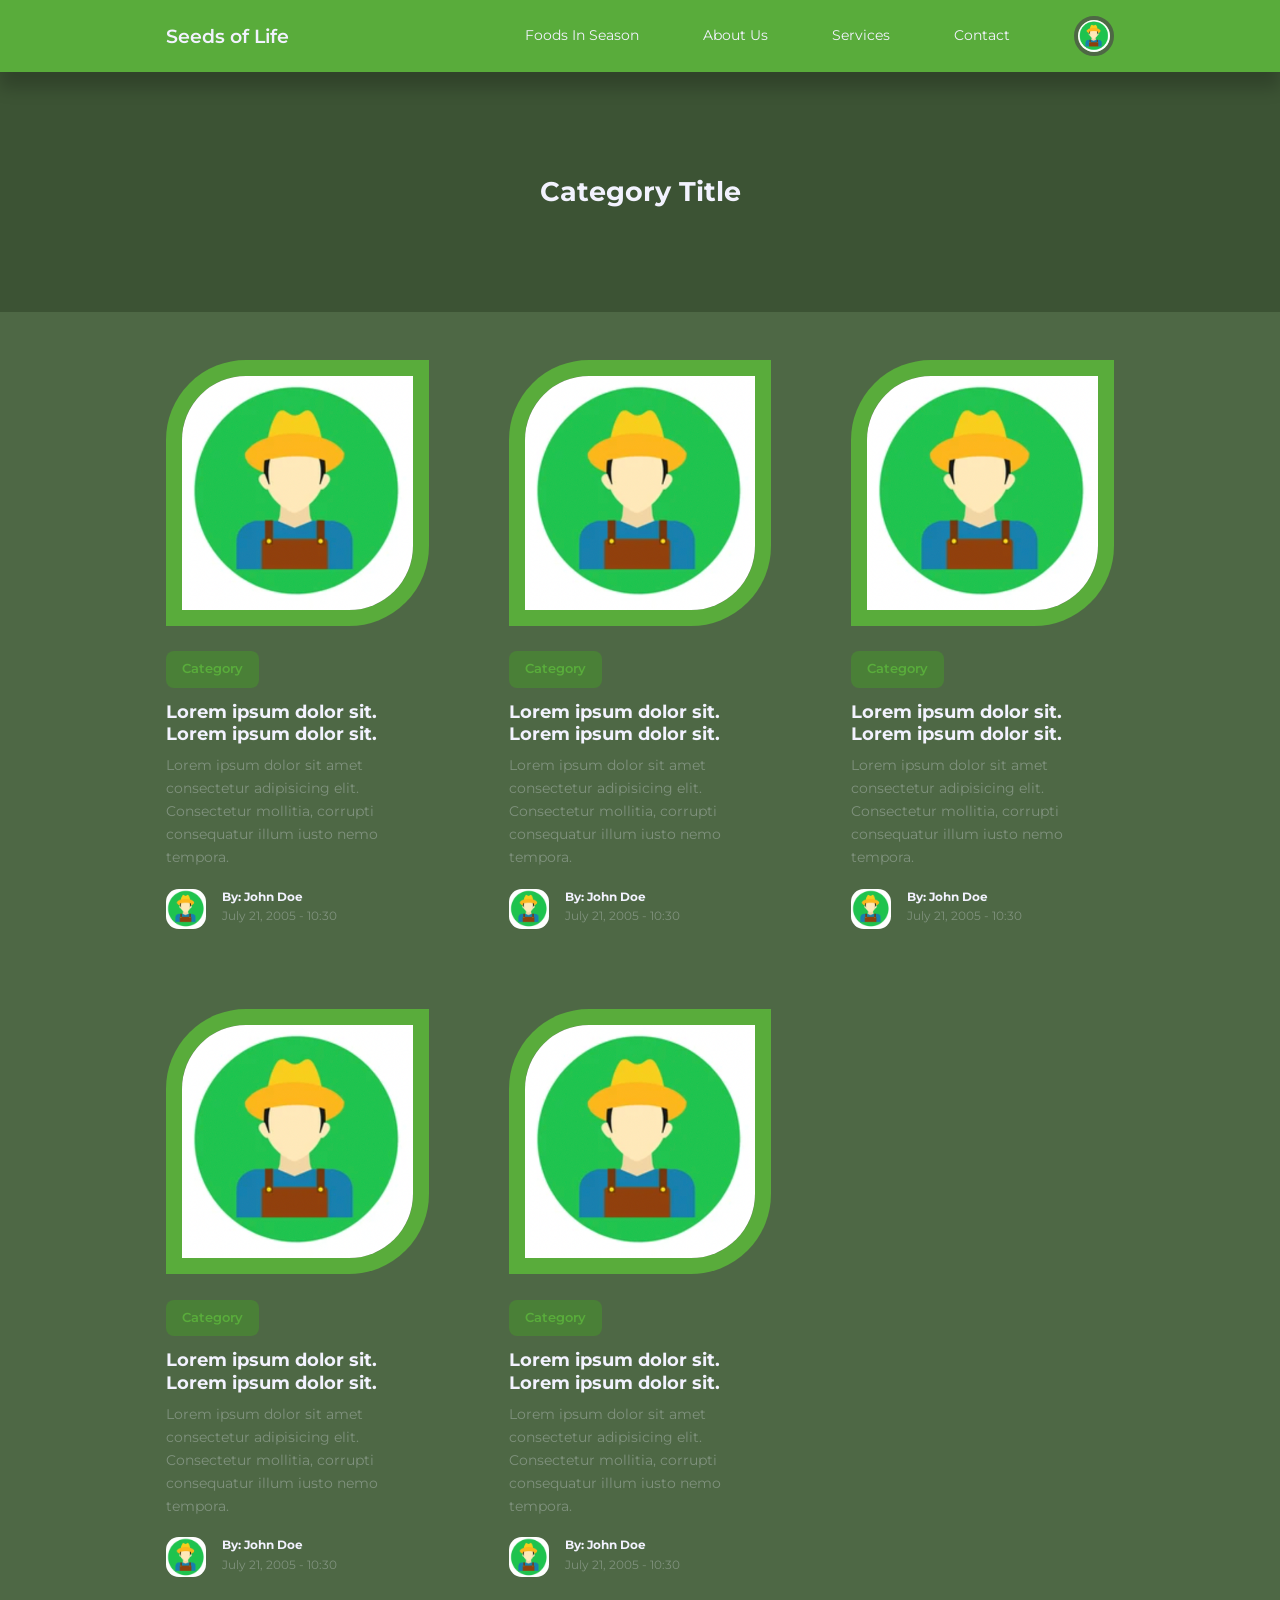
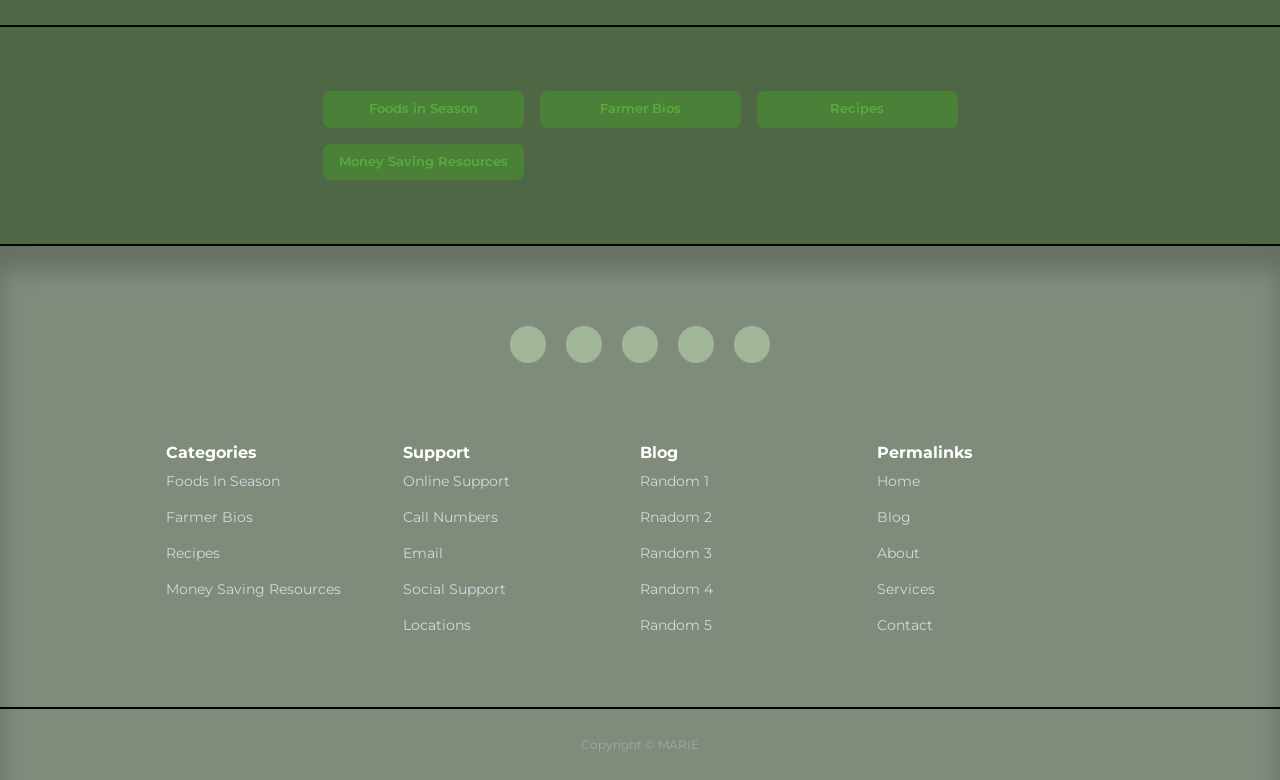
<file: category-posts.html>
<!DOCTYPE html>
<html lang="en">
<head>
    <meta charset="UTF-8">
    <meta http-equiv="X-UA-Compatible" content="IE=edge">
    <meta name="viewport" content="width=device-width, initial-scale=1.0">
    <title>Categories</title>
    <link rel="stylesheet" href="style.css"> 
    <!-- icons  -->
    <link rel="stylesheet" href="https://unicons.iconscout.com/release/v4.0.0/css/line.css">
    <link href="https://fonts.googleapis.com/css2?family=Montserrat:wght@300;400;500;600;700;800&display=swap" rel="stylesheet">
</head>
<body>
    <nav>
        <div class="container nav__container">
            <a href="index.html" class="nav__logo">Seeds of Life</a>
            <ul class="nav__items">
                <li><a href="blog.html">Foods In Season</a></li>
                <li><a href="about.html">About Us</a></li>
                <li><a href="services.html">Services</a></li>
                <li><a href="contact.html">Contact</a></li>
                <!-- <li><a href="signin.html">SignIn</a></li> -->
                <li class="nav__profile">
                    <div class="avatar">
                        <img src="./images/farmer1_avatar.png">
                    </div>
                    <ul>
                        <li><a href="dashboard.html">Dashboard</a></li>
                        <li><a href="logout.html">Logout</a></li>
                    </ul>
                </li>
            </ul>
            
            <button id="open__nav-btn"><i class="uil uil-bars"></i></button>
            <button id="close__nav-btn"><i class="uil uil-multiply"></i></button>
         </div>
    </nav>

    <header class="category__title">
        <h2>Category Title</h2>
    </header>


    <section class="posts">
    <div class="container posts__container">
        <article class="post">
            <div class="post__thumbnail">
                <img src="./images/farmer1_avatar.png">
            </div>
            <div class="post__info">
                <a href="category-posts.html" class="category__button">Category</a>
                <h3 class="post_title">
                    <a href="post.html">Lorem ipsum dolor sit. Lorem ipsum dolor sit. </a>
                </h3>
                <p class="post__body">
                    Lorem ipsum dolor sit amet consectetur adipisicing elit. Consectetur mollitia, corrupti consequatur illum iusto nemo tempora.
                </p>
                <div class="post__author">
                    <div class="post__author-avatar">
                        <img src="./images/farmer1_avatar.png">
                    </div>
                    <div class="post__author-info">
                        <h5>By: John Doe </h5>
                        <small>
                            July 21, 2005 - 10:30
                        </small>
                    </div>
                </div>
            </div>
        </article>
        <article class="post">
            <div class="post__thumbnail">
                <img src="./images/farmer1_avatar.png">
            </div>
            <div class="post__info">
                <a href="category-posts.html" class="category__button">Category</a>
                <h3 class="post_title">
                    <a href="post.html">Lorem ipsum dolor sit. Lorem ipsum dolor sit. </a>
                </h3>
                <p class="post__body">
                    Lorem ipsum dolor sit amet consectetur adipisicing elit. Consectetur mollitia, corrupti consequatur illum iusto nemo tempora.
                </p>
                <div class="post__author">
                    <div class="post__author-avatar">
                        <img src="./images/farmer1_avatar.png">
                    </div>
                    <div class="post__author-info">
                        <h5>By: John Doe </h5>
                        <small>
                            July 21, 2005 - 10:30
                        </small>
                    </div>
                </div>
            </div>
        </article>
        <article class="post">
            <div class="post__thumbnail">
                <img src="./images/farmer1_avatar.png">
            </div>
            <div class="post__info">
                <a href="category-posts.html" class="category__button">Category</a>
                <h3 class="post_title">
                    <a href="post.html">Lorem ipsum dolor sit. Lorem ipsum dolor sit. </a>
                </h3>
                <p class="post__body">
                    Lorem ipsum dolor sit amet consectetur adipisicing elit. Consectetur mollitia, corrupti consequatur illum iusto nemo tempora.
                </p>
                <div class="post__author">
                    <div class="post__author-avatar">
                        <img src="./images/farmer1_avatar.png">
                    </div>
                    <div class="post__author-info">
                        <h5>By: John Doe </h5>
                        <small>
                            July 21, 2005 - 10:30
                        </small>
                    </div>
                </div>
            </div>
        </article>
        <article class="post">
            <div class="post__thumbnail">
                <img src="./images/farmer1_avatar.png">
            </div>
            <div class="post__info">
                <a href="category-posts.html" class="category__button">Category</a>
                <h3 class="post_title">
                    <a href="post.html">Lorem ipsum dolor sit. Lorem ipsum dolor sit. </a>
                </h3>
                <p class="post__body">
                    Lorem ipsum dolor sit amet consectetur adipisicing elit. Consectetur mollitia, corrupti consequatur illum iusto nemo tempora.
                </p>
                <div class="post__author">
                    <div class="post__author-avatar">
                        <img src="./images/farmer1_avatar.png">
                    </div>
                    <div class="post__author-info">
                        <h5>By: John Doe </h5>
                        <small>
                            July 21, 2005 - 10:30
                        </small>
                    </div>
                </div>
            </div>
        </article>
        <article class="post">
            <div class="post__thumbnail">
                <img src="./images/farmer1_avatar.png">
            </div>
            <div class="post__info">
                <a href="category-posts.html" class="category__button">Category</a>
                <h3 class="post_title">
                    <a href="post.html">Lorem ipsum dolor sit. Lorem ipsum dolor sit. </a>
                </h3>
                <p class="post__body">
                    Lorem ipsum dolor sit amet consectetur adipisicing elit. Consectetur mollitia, corrupti consequatur illum iusto nemo tempora.
                </p>
                <div class="post__author">
                    <div class="post__author-avatar">
                        <img src="./images/farmer1_avatar.png">
                    </div>
                    <div class="post__author-info">
                        <h5>By: John Doe </h5>
                        <small>
                            July 21, 2005 - 10:30
                        </small>
                    </div>
                </div>
            </div>
        </article>
    </div>
</section>

<!-- start of categrory -->
<section class="category__buttons">
    <div class="container category__buttons-container">
        <a href="" class="category__button">Foods in Season</a>
        <a href="" class="category__button">Farmer Bios</a>
        <a href="" class="category__button">Recipes</a>
        <a href="" class="category__button">Money Saving Resources</a>

    </div>
</section>


<!-- start of footer -->
<footer>
    <div class="footer__socials">
        <a href="https://youtube.com" target="_blank"><i class="uil uil-youtube"></i></a>
        <a href="https://facebook.com" target="_blank"><i class="uil uil-facebook-f"></i></a>
        <a href="https://instagram.com" target="_blank"><i class="uil uil-instagram-alt"></i></a>
        <a href="https://linkedin.com" target="_blank"><i class="uil uil-linkedin"></i></a>
        <a href="https://twitter.com" target="_blank"><i class="uil uil-twitter"></i></a>
    </div>
<div class="container footer__container">
    <article>
        <h4>Categories</h4>
        <ul>
            <li><a href="">Foods In Season</a></li>
            <li><a href="">Farmer Bios</a></li>
            <li><a href="">Recipes</a></li>
            <li><a href="">Money Saving Resources</a></li>
        </ul>
    </article>
    <article>
        <h4>Support</h4>
        <ul>
            <li><a href="">Online Support</a></li>
            <li><a href="">Call Numbers</a></li>
            <li><a href="">Email</a></li>
            <li><a href="">Social Support</a></li>
            <li><a href="">Locations</a></li>
        </ul>
    </article>
    <article>
        <h4>Blog</h4>
        <ul>
            <li><a href="">Random 1</a></li>
            <li><a href="">Rnadom 2</a></li>
            <li><a href="">Random 3</a></li>
            <li><a href="">Random 4</a></li>
            <li><a href="">Random 5</a></li>
        </ul>
    </article>
    <article>
        <h4>Permalinks</h4>
        <ul>
            <li><a href="">Home</a></li>
            <li><a href="">Blog</a></li>
            <li><a href="">About</a></li>
            <li><a href="">Services</a></li>
            <li><a href="">Contact</a></li>
        </ul>
    </article>
</div>
<div class="footer__copyright">
    <small>Copyright &copy; MARIE </small>
</div>
</footer>
<script src="./main.js"></script>
</body>
</html>
</file>
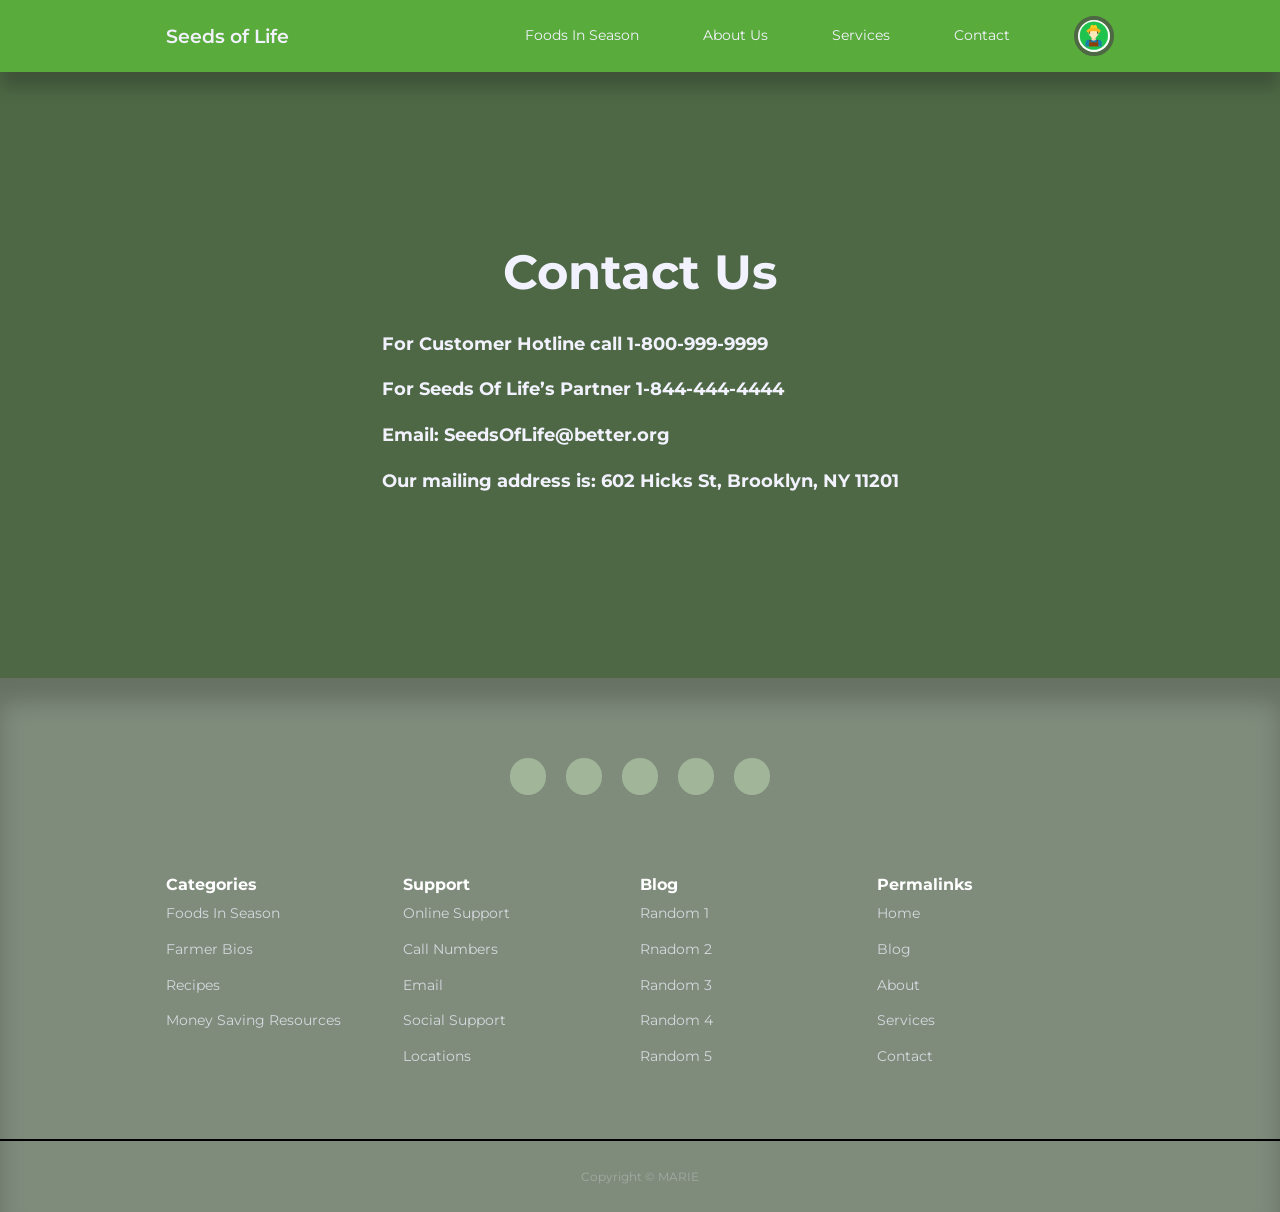
<file: contact.html>
<!DOCTYPE html>
<html lang="en">
<head>
    <meta charset="UTF-8">
    <meta http-equiv="X-UA-Compatible" content="IE=edge">
    <meta name="viewport" content="width=device-width, initial-scale=1.0">
    <title>Contact Us</title>
    <link rel="stylesheet" href="style.css"> 
    <!-- icons  -->
    <link rel="stylesheet" href="https://unicons.iconscout.com/release/v4.0.0/css/line.css">
    <link href="https://fonts.googleapis.com/css2?family=Montserrat:wght@300;400;500;600;700;800&display=swap" rel="stylesheet">
</head>
<body>
    <nav>
        <div class="container nav__container">
            <a href="index.html" class="nav__logo">Seeds of Life</a>
            <ul class="nav__items">
                <li><a href="blog.html">Foods In Season</a></li>
                <li><a href="about.html">About Us</a></li>
                <li><a href="services.html">Services</a></li>
                <li><a href="contact.html">Contact</a></li>
                <!-- <li><a href="signin.html">SignIn</a></li> -->
                <li class="nav__profile">
                    <div class="avatar">
                        <img src="./images/farmer1_avatar.png">
                    </div>
                    <ul>
                        <li><a href="dashboard.html">Dashboard</a></li>
                        <li><a href="logout.html">Logout</a></li>
                    </ul>
                </li>
            </ul>
            
            <button id="open__nav-btn"><i class="uil uil-bars"></i></button>
            <button id="close__nav-btn"><i class="uil uil-multiply"></i></button>
         </div>
    </nav>
    <!-- end of nav -->

    <section class="empty__page">
        <h1> Contact Us</h1>
        <h3>

            For Customer Hotline call 1-800-999-9999 <br>
            <br>
            For Seeds Of Life’s Partner 1-844-444-4444  <br>
            <br>

            Email: SeedsOfLife@better.org <br>
            <br>

            Our mailing address is: 602 Hicks St, Brooklyn, NY 11201</h3>
    </section>

 <!-- start of footer -->
 <footer>
    <div class="footer__socials">
        <a href="https://youtube.com" target="_blank"><i class="uil uil-youtube"></i></a>
        <a href="https://facebook.com" target="_blank"><i class="uil uil-facebook-f"></i></a>
        <a href="https://instagram.com" target="_blank"><i class="uil uil-instagram-alt"></i></a>
        <a href="https://linkedin.com" target="_blank"><i class="uil uil-linkedin"></i></a>
        <a href="https://twitter.com" target="_blank"><i class="uil uil-twitter"></i></a>
    </div>

    <div class="container footer__container">
        <article>
            <h4>Categories</h4>
            <ul>
                <li><a href="">Foods In Season</a></li>
                <li><a href="">Farmer Bios</a></li>
                <li><a href="">Recipes</a></li>
                <li><a href="">Money Saving Resources</a></li>
            </ul>
        </article>
        <article>
            <h4>Support</h4>
            <ul>
                <li><a href="">Online Support</a></li>
                <li><a href="">Call Numbers</a></li>
                <li><a href="">Email</a></li>
                <li><a href="">Social Support</a></li>
                <li><a href="">Locations</a></li>
            </ul>
        </article>
        <article>
            <h4>Blog</h4>
            <ul>
                <li><a href="">Random 1</a></li>
                <li><a href="">Rnadom 2</a></li>
                <li><a href="">Random 3</a></li>
                <li><a href="">Random 4</a></li>
                <li><a href="">Random 5</a></li>
            </ul>
        </article>
        <article>
            <h4>Permalinks</h4>
            <ul>
                <li><a href="">Home</a></li>
                <li><a href="">Blog</a></li>
                <li><a href="">About</a></li>
                <li><a href="">Services</a></li>
                <li><a href="">Contact</a></li>
            </ul>
        </article>
    </div>
    <div class="footer__copyright">
        <small>Copyright &copy; MARIE </small>
    </div>
</footer>
<script src="./main.js"></script>
</body>
</html>
</file>
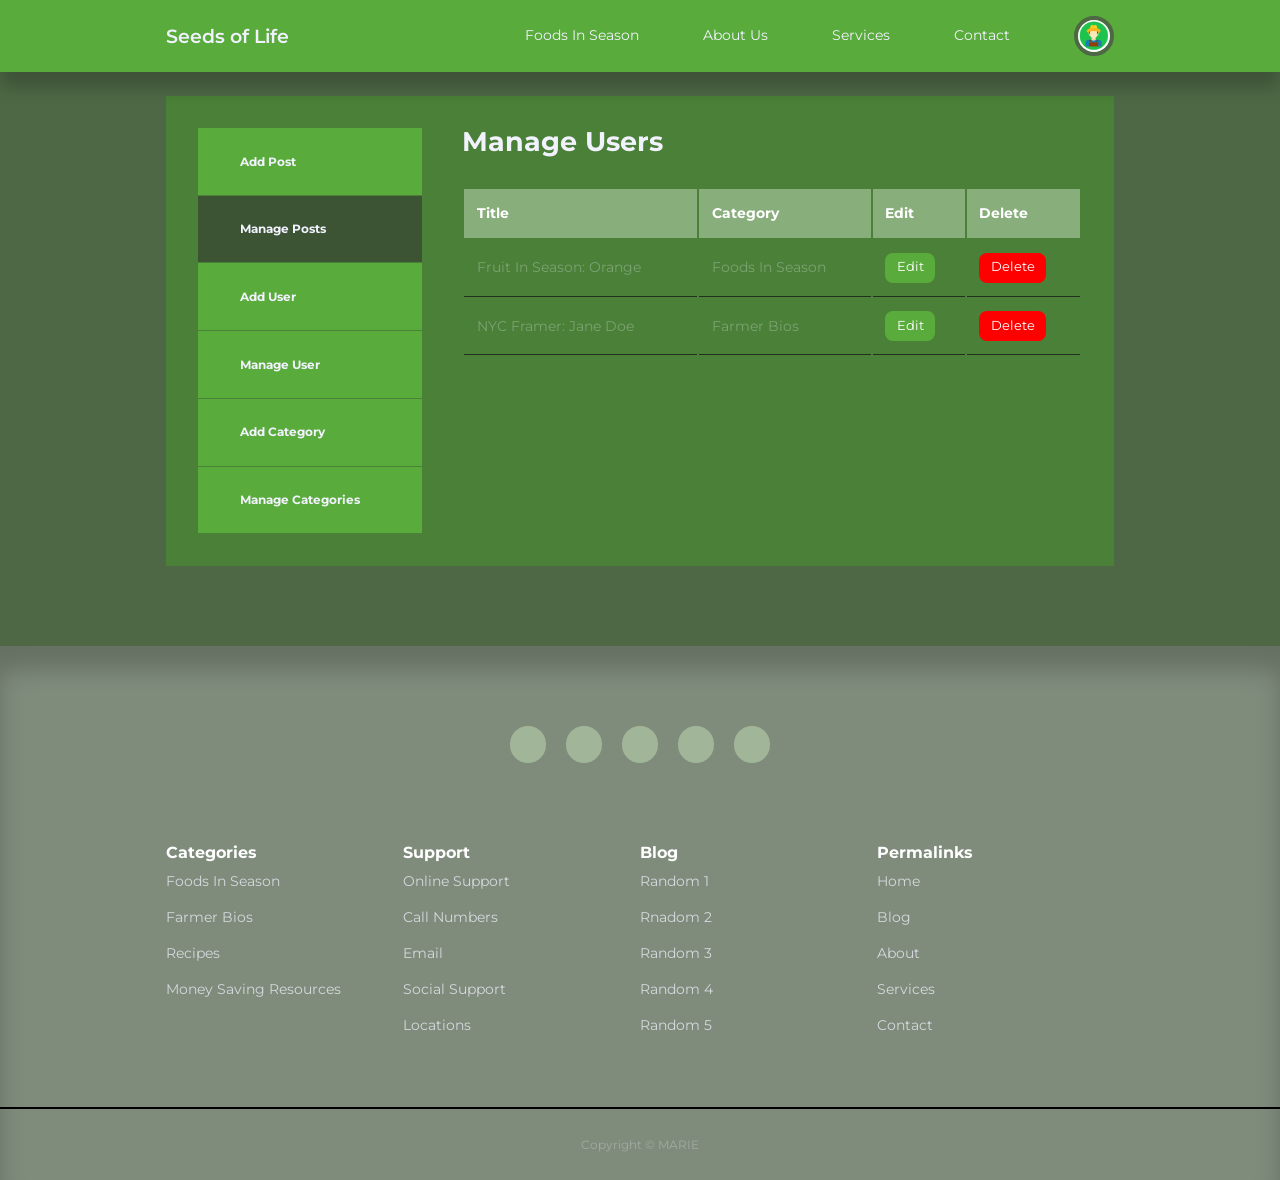
<file: dashboard.html>
<!DOCTYPE html>
<html lang="en">
<head>
    <meta charset="UTF-8">
    <meta http-equiv="X-UA-Compatible" content="IE=edge">
    <meta name="viewport" content="width=device-width, initial-scale=1.0">
    <title>Dashboard</title>
    <link rel="stylesheet" href="style.css"> 
    <!-- icons  -->
    <link rel="stylesheet" href="https://unicons.iconscout.com/release/v4.0.0/css/line.css">
    <link href="https://fonts.googleapis.com/css2?family=Montserrat:wght@300;400;500;600;700;800&display=swap" rel="stylesheet">
</head>
<body>
    <nav>
        <div class="container nav__container">
            <a href="index.html" class="nav__logo">Seeds of Life</a>
            <ul class="nav__items">
                <li><a href="blog.html">Foods In Season</a></li>
                <li><a href="about.html">About Us</a></li>
                <li><a href="services.html">Services</a></li>
                <li><a href="contact.html">Contact</a></li>
                <!-- <li><a href="signin.html">SignIn</a></li> -->
                <li class="nav__profile">
                    <div class="avatar">
                        <img src="./images/farmer1_avatar.png">
                    </div>
                    <ul>
                        <li><a href="dashboard.html">Dashboard</a></li>
                        <li><a href="logout.html">Logout</a></li>
                    </ul>
                </li>
            </ul>
            
            <button id="open__nav-btn"><i class="uil uil-bars"></i></button>
            <button id="close__nav-btn"><i class="uil uil-multiply"></i></button>
         </div>
    </nav>
    <!-- end of nav -->
    <section class="dashboard">
    <div class="container dashboard__container">
        <button id="show__sidebar-btn" class="sidebar__toggle"><i class="uil uil-angle-right-b"></i></button>
        <button id="hide__sidebar-btn" class="sidebar__toggle"><i class="uil uil-angle-left-b"></i></button>
        <aside>
            <ul>
                <li><a href="add-post.html"><i class="uil uil-pen"></i>
                <h5>Add Post</h5>
                </a></li>
            </ul>
            <ul>
                <li><a href="dashboard.html" class="active"><i class="uil uil-postcard"></i>
                <h5>Manage Posts</h5>
                </a></li>
            </ul>
            <ul>
                <li><a href="add-user.html"><i class="uil uil-user-plus"></i>
                <h5>Add User</h5>
                </a></li>
            </ul>
            <ul>
                <li><a href="manage-users.html"><i class="uil uil-users-alt"></i>
                <h5>Manage User</h5>
                </a></li>
            </ul>
            <ul>
                <li><a href="add-category.html"><i class="uil uil-edit"></i>
                <h5>Add Category</h5>
                </a></li>
            </ul>
            <ul>
                <li><a href="manage-categories.html"><i class="uil uil-list-ul"></i>
                <h5>Manage Categories</h5>
                </a></li>
            </ul>
        </aside>
        <main>
            <h2> Manage Users</h2>
            <table>
                <thead>
                    <tr>
                        <th>Title</th>
                        <th>Category</th>
                        <th>Edit</th>
                        <th>Delete</th>
    
                    </tr>
                </thead>
                <tbody>
                    <tr>
                        <td>Fruit In Season: Orange </td>
                        <td>Foods In Season</td>
                        <td><a href="edit-post.html" class="btn sm">Edit</a></td>
                        <td><a href="delete-category.html" class="btn sm danger">Delete</a></td>
                    </tr>
                    <tr>
                        <td> NYC Framer: Jane Doe </td>
                        <td>Farmer Bios</td>
                        <td><a href="edit-post.html" class="btn sm">Edit</a></td>
                        <td><a href="delete-category.html" class="btn sm danger">Delete</a></td>
                    </tr>
                </tbody>
            </table>
        </main>
    </div>
</section>
    <!-- start of footer -->
    <footer>
        <div class="footer__socials">
            <a href="https://youtube.com" target="_blank"><i class="uil uil-youtube"></i></a>
            <a href="https://facebook.com" target="_blank"><i class="uil uil-facebook-f"></i></a>
            <a href="https://instagram.com" target="_blank"><i class="uil uil-instagram-alt"></i></a>
            <a href="https://linkedin.com" target="_blank"><i class="uil uil-linkedin"></i></a>
            <a href="https://twitter.com" target="_blank"><i class="uil uil-twitter"></i></a>
        </div>

        <div class="container footer__container">
            <article>
                <h4>Categories</h4>
                <ul>
                    <li><a href="">Foods In Season</a></li>
                    <li><a href="">Farmer Bios</a></li>
                    <li><a href="">Recipes</a></li>
                    <li><a href="">Money Saving Resources</a></li>
                </ul>
            </article>
            <article>
                <h4>Support</h4>
                <ul>
                    <li><a href="">Online Support</a></li>
                    <li><a href="">Call Numbers</a></li>
                    <li><a href="">Email</a></li>
                    <li><a href="">Social Support</a></li>
                    <li><a href="">Locations</a></li>
                </ul>
            </article>
            <article>
                <h4>Blog</h4>
                <ul>
                    <li><a href="">Random 1</a></li>
                    <li><a href="">Rnadom 2</a></li>
                    <li><a href="">Random 3</a></li>
                    <li><a href="">Random 4</a></li>
                    <li><a href="">Random 5</a></li>
                </ul>
            </article>
            <article>
                <h4>Permalinks</h4>
                <ul>
                    <li><a href="">Home</a></li>
                    <li><a href="">Blog</a></li>
                    <li><a href="">About</a></li>
                    <li><a href="">Services</a></li>
                    <li><a href="">Contact</a></li>
                </ul>
            </article>
        </div>
        <div class="footer__copyright">
            <small>Copyright &copy; MARIE </small>
        </div>
    </footer>

    <script src="./main.js"></script>
</body>
</html>
</file>
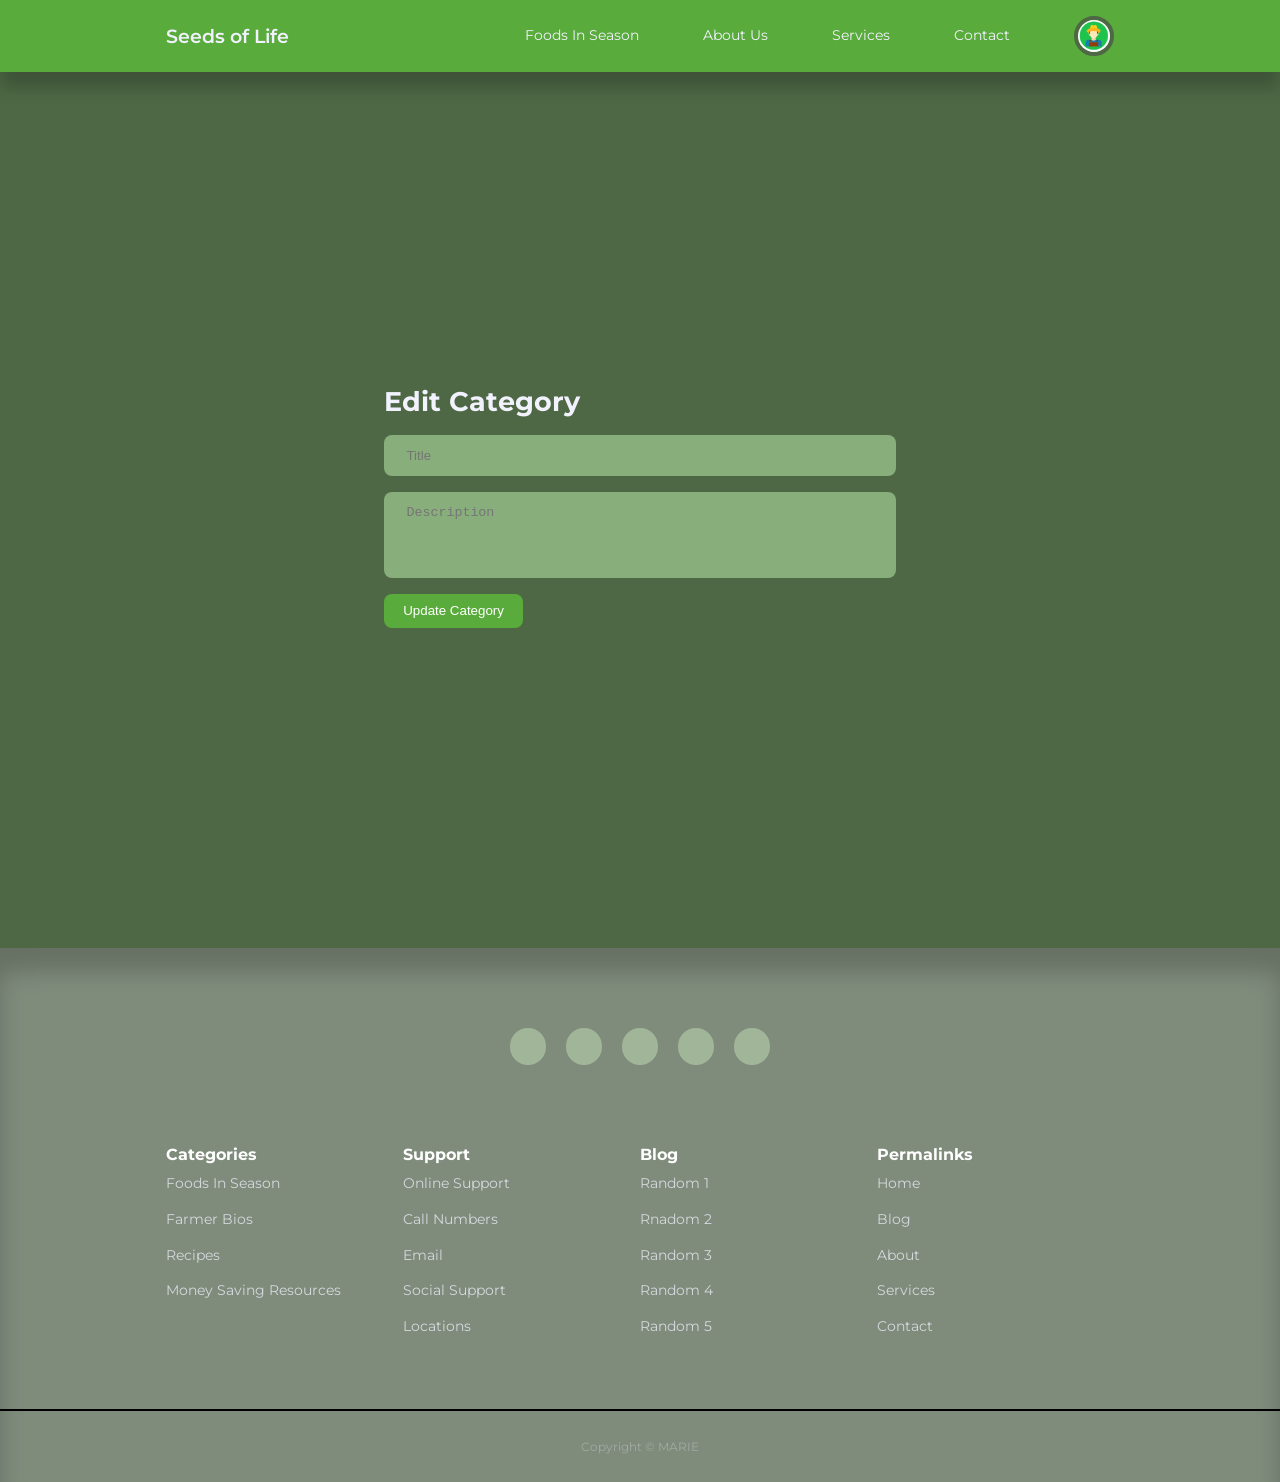
<file: edit-category.html>
<!DOCTYPE html>
<html lang="en">
<head>
    <meta charset="UTF-8">
    <meta http-equiv="X-UA-Compatible" content="IE=edge">
    <meta name="viewport" content="width=device-width, initial-scale=1.0">
    <title>Edit Category</title>
    <link rel="stylesheet" href="style.css"> 
    <!-- icons  -->
    <link rel="stylesheet" href="https://unicons.iconscout.com/release/v4.0.0/css/line.css">
    <link href="https://fonts.googleapis.com/css2?family=Montserrat:wght@300;400;500;600;700;800&display=swap" rel="stylesheet">
</head>
<body>
    <nav>
        <div class="container nav__container">
            <a href="index.html" class="nav__logo">Seeds of Life</a>
            <ul class="nav__items">
                <li><a href="blog.html">Foods In Season</a></li>
                <li><a href="about.html">About Us</a></li>
                <li><a href="services.html">Services</a></li>
                <li><a href="contact.html">Contact</a></li>
                <!-- <li><a href="signin.html">SignIn</a></li> -->
                <li class="nav__profile">
                    <div class="avatar">
                        <img src="./images/farmer1_avatar.png">
                    </div>
                    <ul>
                        <li><a href="dashboard.html">Dashboard</a></li>
                        <li><a href="logout.html">Logout</a></li>
                    </ul>
                </li>
            </ul>
            
            <button id="open__nav-btn"><i class="uil uil-bars"></i></button>
            <button id="close__nav-btn"><i class="uil uil-multiply"></i></button>
         </div>
    </nav>
    <!-- end of nav -->

<section class="form__section">
    <div class="container form__section-container">
        <h2> Edit Category </h2>
        <form actions="">
            <input type="text" placeholder="Title">
            <textarea rows="4" placeholder="Description"></textarea>
            <button type="submit" class="btn"> Update Category</button>
        </form>
    </div>
</section>
 <!-- start of footer -->
 <footer>
    <div class="footer__socials">
        <a href="https://youtube.com" target="_blank"><i class="uil uil-youtube"></i></a>
        <a href="https://facebook.com" target="_blank"><i class="uil uil-facebook-f"></i></a>
        <a href="https://instagram.com" target="_blank"><i class="uil uil-instagram-alt"></i></a>
        <a href="https://linkedin.com" target="_blank"><i class="uil uil-linkedin"></i></a>
        <a href="https://twitter.com" target="_blank"><i class="uil uil-twitter"></i></a>
    </div>

    <div class="container footer__container">
        <article>
            <h4>Categories</h4>
            <ul>
                <li><a href="">Foods In Season</a></li>
                <li><a href="">Farmer Bios</a></li>
                <li><a href="">Recipes</a></li>
                <li><a href="">Money Saving Resources</a></li>
            </ul>
        </article>
        <article>
            <h4>Support</h4>
            <ul>
                <li><a href="">Online Support</a></li>
                <li><a href="">Call Numbers</a></li>
                <li><a href="">Email</a></li>
                <li><a href="">Social Support</a></li>
                <li><a href="">Locations</a></li>
            </ul>
        </article>
        <article>
            <h4>Blog</h4>
            <ul>
                <li><a href="">Random 1</a></li>
                <li><a href="">Rnadom 2</a></li>
                <li><a href="">Random 3</a></li>
                <li><a href="">Random 4</a></li>
                <li><a href="">Random 5</a></li>
            </ul>
        </article>
        <article>
            <h4>Permalinks</h4>
            <ul>
                <li><a href="">Home</a></li>
                <li><a href="">Blog</a></li>
                <li><a href="">About</a></li>
                <li><a href="">Services</a></li>
                <li><a href="">Contact</a></li>
            </ul>
        </article>
    </div>
    <div class="footer__copyright">
        <small>Copyright &copy; MARIE </small>
    </div>
</footer>

<script src="./main.js"></script>
</body>
</html>
</file>
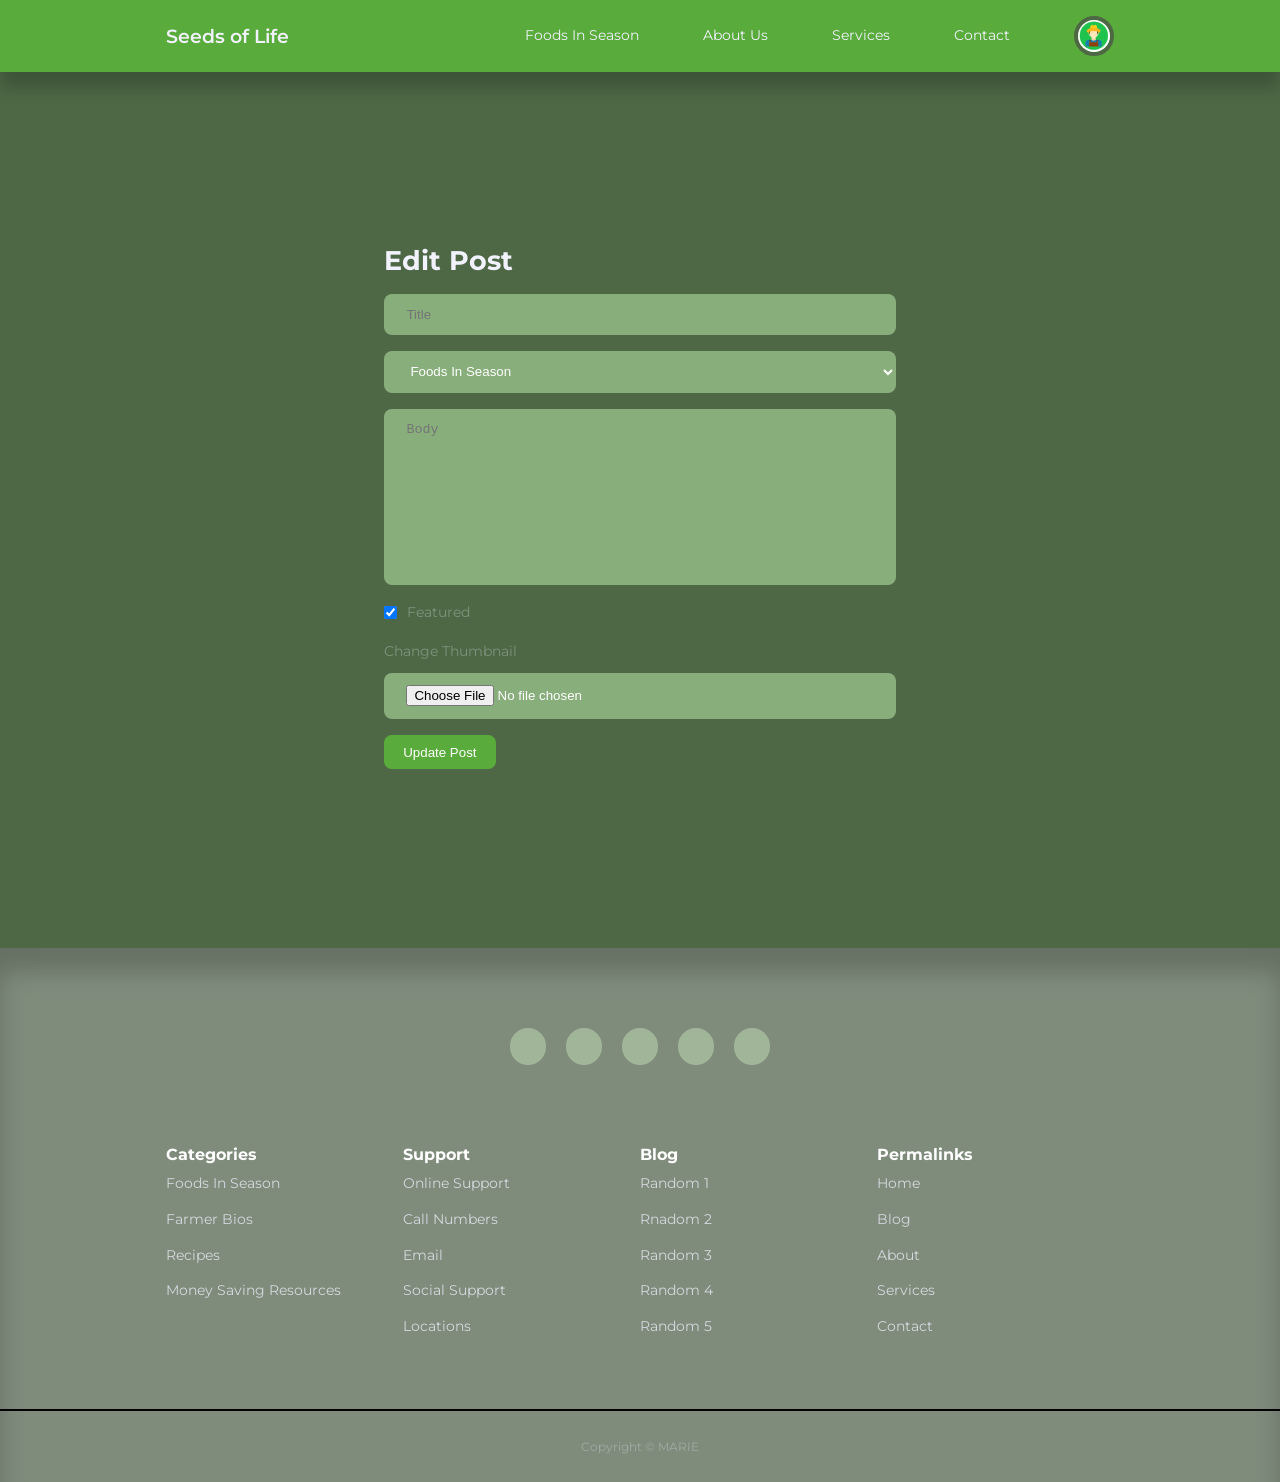
<file: edit-post.html>
<!DOCTYPE html>
<html lang="en">
<head>
    <meta charset="UTF-8">
    <meta http-equiv="X-UA-Compatible" content="IE=edge">
    <meta name="viewport" content="width=device-width, initial-scale=1.0">
    <title>Edit Post</title>
    <link rel="stylesheet" href="style.css"> 
    <!-- icons  -->
    <link rel="stylesheet" href="https://unicons.iconscout.com/release/v4.0.0/css/line.css">
    <link href="https://fonts.googleapis.com/css2?family=Montserrat:wght@300;400;500;600;700;800&display=swap" rel="stylesheet">
</head>
<body>
    <nav>
        <div class="container nav__container">
            <a href="index.html" class="nav__logo">Seeds of Life</a>
            <ul class="nav__items">
                <li><a href="blog.html">Foods In Season</a></li>
                <li><a href="about.html">About Us</a></li>
                <li><a href="services.html">Services</a></li>
                <li><a href="contact.html">Contact</a></li>
                <!-- <li><a href="signin.html">SignIn</a></li> -->
                <li class="nav__profile">
                    <div class="avatar">
                        <img src="./images/farmer1_avatar.png">
                    </div>
                    <ul>
                        <li><a href="dashboard.html">Dashboard</a></li>
                        <li><a href="logout.html">Logout</a></li>
                    </ul>
                </li>
            </ul>
            
            <button id="open__nav-btn"><i class="uil uil-bars"></i></button>
            <button id="close__nav-btn"><i class="uil uil-multiply"></i></button>
         </div>
    </nav>
    <!-- end of nav -->

<section class="form__section">
    <div class="container form__section-container">
        <h2> Edit Post </h2>
        <form actions="" enctype="multipart/form-data">
            <input type="text" placeholder="Title">
            <select>
                <option valyes="1">Foods In Season</option>
                <option valyes="1">Farrmer Bios</option>
                <option valyes="1">Recipes</option>
                <option valyes="1">Money Saving Resources</option>
            </select>
            <textarea rows="10" placeholder="Body"></textarea>
            <div class="form__control inline">
                <input type="checkbox" id="is_featured" checked>
                <label for="is_featured">Featured</label>
            </div>
            <div class="form__control">
                <label for="thumbnail"> Change Thumbnail</label>
                <input type="file" id="thumbnail">
            </div>
            <button type="submit" class="btn">Update Post</button>
        </form>
    </div>
</section>
 <!-- start of footer -->
 <footer>
    <div class="footer__socials">
        <a href="https://youtube.com" target="_blank"><i class="uil uil-youtube"></i></a>
        <a href="https://facebook.com" target="_blank"><i class="uil uil-facebook-f"></i></a>
        <a href="https://instagram.com" target="_blank"><i class="uil uil-instagram-alt"></i></a>
        <a href="https://linkedin.com" target="_blank"><i class="uil uil-linkedin"></i></a>
        <a href="https://twitter.com" target="_blank"><i class="uil uil-twitter"></i></a>
    </div>

    <div class="container footer__container">
        <article>
            <h4>Categories</h4>
            <ul>
                <li><a href="">Foods In Season</a></li>
                <li><a href="">Farmer Bios</a></li>
                <li><a href="">Recipes</a></li>
                <li><a href="">Money Saving Resources</a></li>
            </ul>
        </article>
        <article>
            <h4>Support</h4>
            <ul>
                <li><a href="">Online Support</a></li>
                <li><a href="">Call Numbers</a></li>
                <li><a href="">Email</a></li>
                <li><a href="">Social Support</a></li>
                <li><a href="">Locations</a></li>
            </ul>
        </article>
        <article>
            <h4>Blog</h4>
            <ul>
                <li><a href="">Random 1</a></li>
                <li><a href="">Rnadom 2</a></li>
                <li><a href="">Random 3</a></li>
                <li><a href="">Random 4</a></li>
                <li><a href="">Random 5</a></li>
            </ul>
        </article>
        <article>
            <h4>Permalinks</h4>
            <ul>
                <li><a href="">Home</a></li>
                <li><a href="">Blog</a></li>
                <li><a href="">About</a></li>
                <li><a href="">Services</a></li>
                <li><a href="">Contact</a></li>
            </ul>
        </article>
    </div>
    <div class="footer__copyright">
        <small>Copyright &copy; MARIE </small>
    </div>
</footer>

<script src="./main.js"></script>
</body>
</html>
</file>
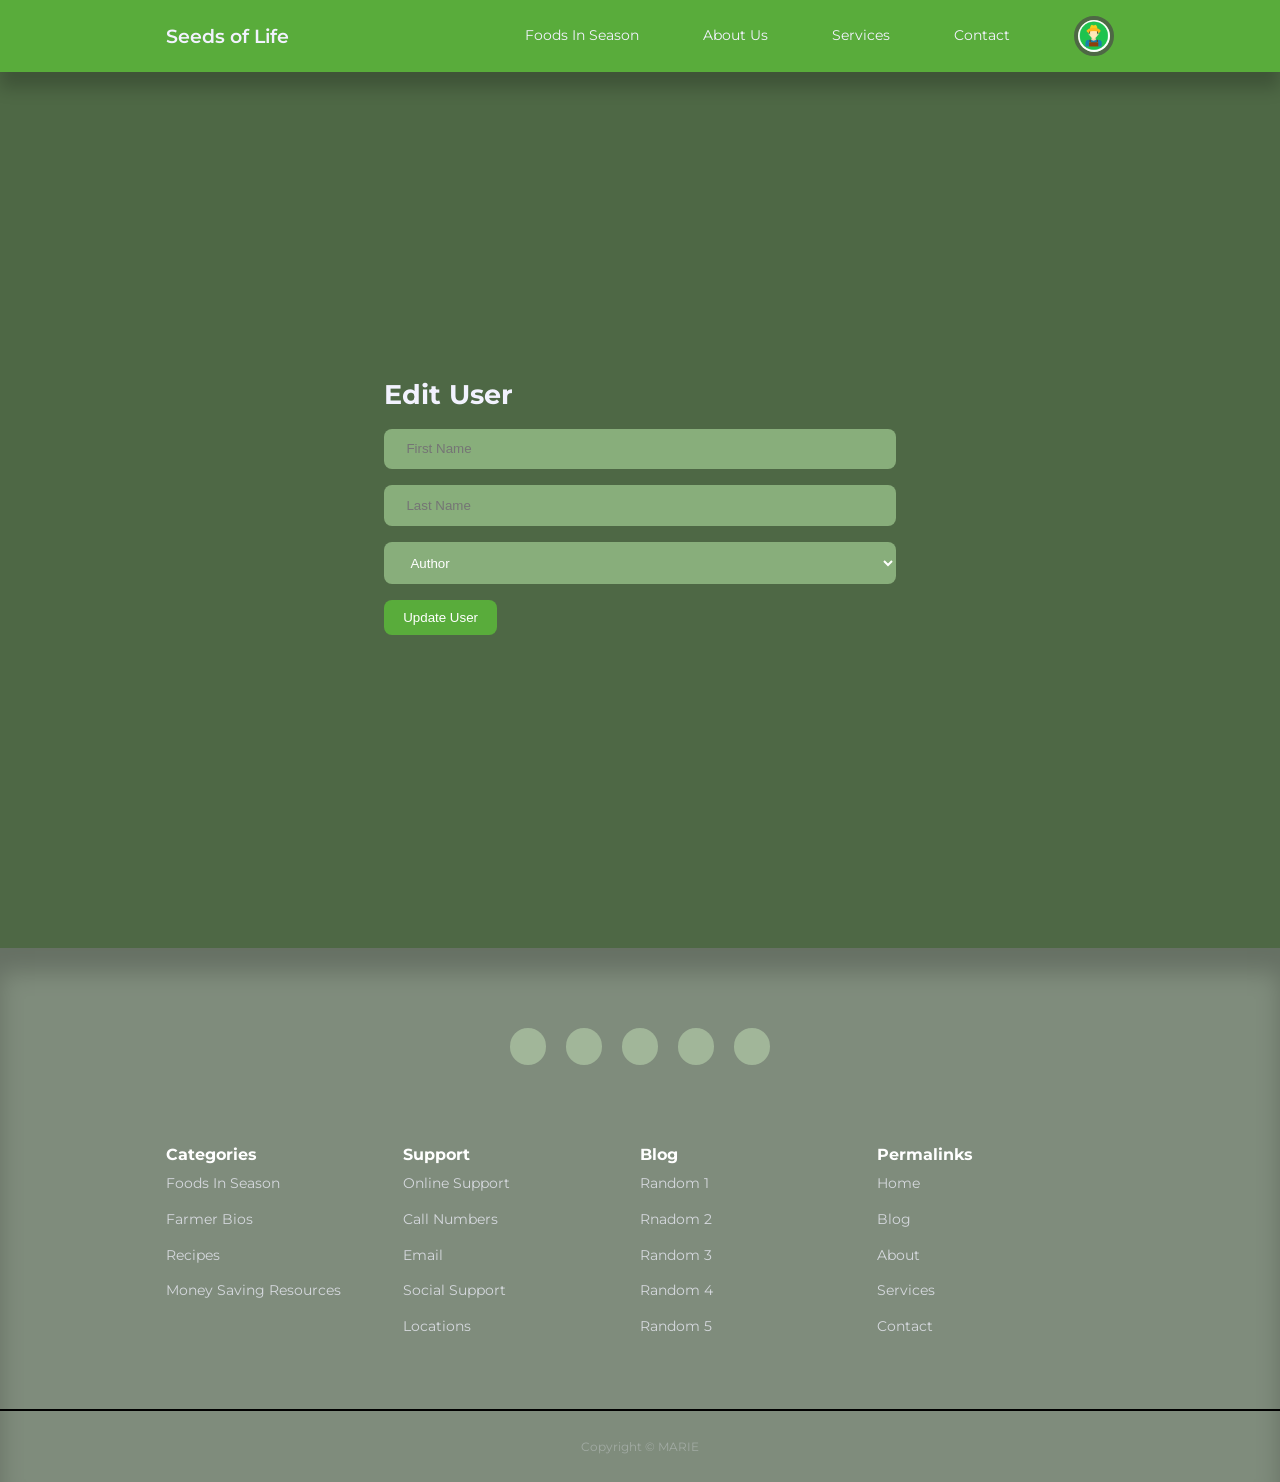
<file: edit-user.html>
<!DOCTYPE html>
<html lang="en">
<head>
    <meta charset="UTF-8">
    <meta http-equiv="X-UA-Compatible" content="IE=edge">
    <meta name="viewport" content="width=device-width, initial-scale=1.0">
    <title>Edit User</title>
    <link rel="stylesheet" href="style.css"> 
    <!-- icons  -->
    <link rel="stylesheet" href="https://unicons.iconscout.com/release/v4.0.0/css/line.css">
    <link href="https://fonts.googleapis.com/css2?family=Montserrat:wght@300;400;500;600;700;800&display=swap" rel="stylesheet">
</head>
<body>
    <nav>
        <div class="container nav__container">
            <a href="index.html" class="nav__logo">Seeds of Life</a>
            <ul class="nav__items">
                <li><a href="blog.html">Foods In Season</a></li>
                <li><a href="about.html">About Us</a></li>
                <li><a href="services.html">Services</a></li>
                <li><a href="contact.html">Contact</a></li>
                <!-- <li><a href="signin.html">SignIn</a></li> -->
                <li class="nav__profile">
                    <div class="avatar">
                        <img src="./images/farmer1_avatar.png">
                    </div>
                    <ul>
                        <li><a href="dashboard.html">Dashboard</a></li>
                        <li><a href="logout.html">Logout</a></li>
                    </ul>
                </li>
            </ul>
            
            <button id="open__nav-btn"><i class="uil uil-bars"></i></button>
            <button id="close__nav-btn"><i class="uil uil-multiply"></i></button>
         </div>
    </nav>
    <!-- end of nav -->

<section class="form__section">
    <div class="container form__section-container">
        <h2> Edit User </h2>
        <form actions="" enctype="multipart/form-data">
            <input type="text" placeholder="First Name">
            <input type="text" placeholder="Last Name">
            <select>
                <option value="0">Author</option>
                <option value="1">Admin</option>
            </select>
            <button type="submit" class="btn">Update User</button>
        </form>
    </div>
</section>
 <!-- start of footer -->
 <footer>
    <div class="footer__socials">
        <a href="https://youtube.com" target="_blank"><i class="uil uil-youtube"></i></a>
        <a href="https://facebook.com" target="_blank"><i class="uil uil-facebook-f"></i></a>
        <a href="https://instagram.com" target="_blank"><i class="uil uil-instagram-alt"></i></a>
        <a href="https://linkedin.com" target="_blank"><i class="uil uil-linkedin"></i></a>
        <a href="https://twitter.com" target="_blank"><i class="uil uil-twitter"></i></a>
    </div>

    <div class="container footer__container">
        <article>
            <h4>Categories</h4>
            <ul>
                <li><a href="">Foods In Season</a></li>
                <li><a href="">Farmer Bios</a></li>
                <li><a href="">Recipes</a></li>
                <li><a href="">Money Saving Resources</a></li>
            </ul>
        </article>
        <article>
            <h4>Support</h4>
            <ul>
                <li><a href="">Online Support</a></li>
                <li><a href="">Call Numbers</a></li>
                <li><a href="">Email</a></li>
                <li><a href="">Social Support</a></li>
                <li><a href="">Locations</a></li>
            </ul>
        </article>
        <article>
            <h4>Blog</h4>
            <ul>
                <li><a href="">Random 1</a></li>
                <li><a href="">Rnadom 2</a></li>
                <li><a href="">Random 3</a></li>
                <li><a href="">Random 4</a></li>
                <li><a href="">Random 5</a></li>
            </ul>
        </article>
        <article>
            <h4>Permalinks</h4>
            <ul>
                <li><a href="">Home</a></li>
                <li><a href="">Blog</a></li>
                <li><a href="">About</a></li>
                <li><a href="">Services</a></li>
                <li><a href="">Contact</a></li>
            </ul>
        </article>
    </div>
    <div class="footer__copyright">
        <small>Copyright &copy; MARIE </small>
    </div>
</footer>

<script src="./main.js"></script>
</body>
</html>
</file>
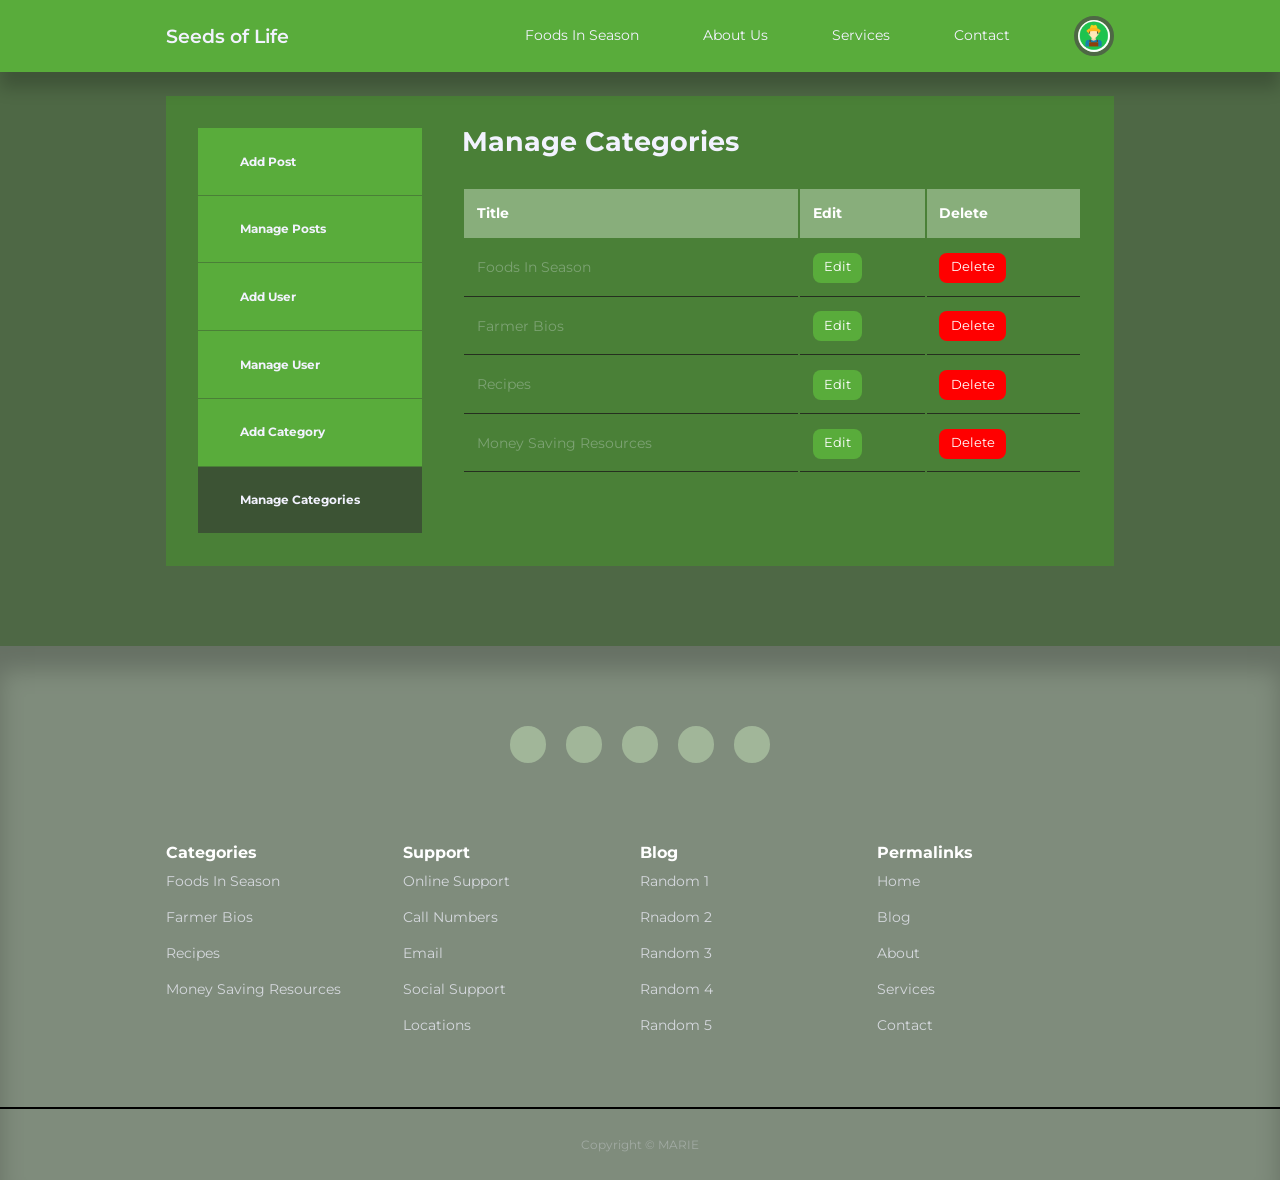
<file: manage-categories.html>
<!DOCTYPE html>
<html lang="en">
<head>
    <meta charset="UTF-8">
    <meta http-equiv="X-UA-Compatible" content="IE=edge">
    <meta name="viewport" content="width=device-width, initial-scale=1.0">
    <title>Manage Categories</title>
    <link rel="stylesheet" href="style.css"> 
    <!-- icons  -->
    <link rel="stylesheet" href="https://unicons.iconscout.com/release/v4.0.0/css/line.css">
    <link href="https://fonts.googleapis.com/css2?family=Montserrat:wght@300;400;500;600;700;800&display=swap" rel="stylesheet">
</head>
<body>
    <nav>
        <div class="container nav__container">
            <a href="index.html" class="nav__logo">Seeds of Life</a>
            <ul class="nav__items">
                <li><a href="blog.html">Foods In Season</a></li>
                <li><a href="about.html">About Us</a></li>
                <li><a href="services.html">Services</a></li>
                <li><a href="contact.html">Contact</a></li>
                <!-- <li><a href="signin.html">SignIn</a></li> -->
                <li class="nav__profile">
                    <div class="avatar">
                        <img src="./images/farmer1_avatar.png">
                    </div>
                    <ul>
                        <li><a href="dashboard.html">Dashboard</a></li>
                        <li><a href="logout.html">Logout</a></li>
                    </ul>
                </li>
            </ul>
            
            <button id="open__nav-btn"><i class="uil uil-bars"></i></button>
            <button id="close__nav-btn"><i class="uil uil-multiply"></i></button>
         </div>
    </nav>
    <!-- end of nav -->
    <section class="dashboard">
    <div class="container dashboard__container">
        <button id="show__sidebar-btn" class="sidebar__toggle"><i class="uil uil-angle-right-b"></i></button>
        <button id="hide__sidebar-btn" class="sidebar__toggle"><i class="uil uil-angle-left-b"></i></button>
        <aside>
            <ul>
                <li><a href="add-post.html"><i class="uil uil-pen"></i>
                <h5>Add Post</h5>
                </a></li>
            </ul>
            <ul>
                <li><a href="dashboard.html"><i class="uil uil-postcard"></i>
                <h5>Manage Posts</h5>
                </a></li>
            </ul>
            <ul>
                <li><a href="add-user.html"><i class="uil uil-user-plus"></i>
                <h5>Add User</h5>
                </a></li>
            </ul>
            <ul>
                <li><a href="manage-users.html"><i class="uil uil-users-alt"></i>
                <h5>Manage User</h5>
                </a></li>
            </ul>
            <ul>
                <li><a href="add-category.html"><i class="uil uil-edit"></i>
                <h5>Add Category</h5>
                </a></li>
            </ul>
            <ul>
                <li><a href="manage-categories.html" class="active"><i class="uil uil-list-ul"></i>
                <h5>Manage Categories</h5>
                </a></li>
            </ul>
        </aside>
        <main>
            <h2> Manage Categories</h2>
            <table>
                <thead>
                    <tr>
                        <th>Title</th>
                        <th>Edit</th>
                        <th>Delete</th>
                    </tr>
                </thead>
                <tbody>
                    <tr>
                    <td>Foods In Season</td>
                    <td><a href="edit-category.html" class="btn sm">Edit</a></td>
                    <td><a href="delete-category.html" class="btn sm danger">Delete</a></td>
                    </tr>
                    <tr>
                        <td>Farmer Bios</td>
                        <td><a href="edit-category.html" class="btn sm">Edit</a></td>
                        <td><a href="delete-category.html" class="btn sm danger">Delete</a></td>
                        </tr>
                        <tr>
                            <td>Recipes</td>
                            <td><a href="edit-category.html" class="btn sm">Edit</a></td>
                            <td><a href="delete-category.html" class="btn sm danger">Delete</a></td>
                            </tr>
                    <tr>
                    <td>Money Saving Resources</td>
                    <td><a href="edit-category.html" class="btn sm">Edit</a></td>
                    <td><a href="delete-category.html" class="btn sm danger">Delete</a></td>
                    </tr>
                </tbody>
            </table>
        </main>
    </div>
</section>
    <!-- start of footer -->
    <footer>
        <div class="footer__socials">
            <a href="https://youtube.com" target="_blank"><i class="uil uil-youtube"></i></a>
            <a href="https://facebook.com" target="_blank"><i class="uil uil-facebook-f"></i></a>
            <a href="https://instagram.com" target="_blank"><i class="uil uil-instagram-alt"></i></a>
            <a href="https://linkedin.com" target="_blank"><i class="uil uil-linkedin"></i></a>
            <a href="https://twitter.com" target="_blank"><i class="uil uil-twitter"></i></a>
        </div>

        <div class="container footer__container">
            <article>
                <h4>Categories</h4>
                <ul>
                    <li><a href="">Foods In Season</a></li>
                    <li><a href="">Farmer Bios</a></li>
                    <li><a href="">Recipes</a></li>
                    <li><a href="">Money Saving Resources</a></li>
                </ul>
            </article>
            <article>
                <h4>Support</h4>
                <ul>
                    <li><a href="">Online Support</a></li>
                    <li><a href="">Call Numbers</a></li>
                    <li><a href="">Email</a></li>
                    <li><a href="">Social Support</a></li>
                    <li><a href="">Locations</a></li>
                </ul>
            </article>
            <article>
                <h4>Blog</h4>
                <ul>
                    <li><a href="">Random 1</a></li>
                    <li><a href="">Rnadom 2</a></li>
                    <li><a href="">Random 3</a></li>
                    <li><a href="">Random 4</a></li>
                    <li><a href="">Random 5</a></li>
                </ul>
            </article>
            <article>
                <h4>Permalinks</h4>
                <ul>
                    <li><a href="">Home</a></li>
                    <li><a href="">Blog</a></li>
                    <li><a href="">About</a></li>
                    <li><a href="">Services</a></li>
                    <li><a href="">Contact</a></li>
                </ul>
            </article>
        </div>
        <div class="footer__copyright">
            <small>Copyright &copy; MARIE </small>
        </div>
    </footer>

    <script src="./main.js"></script>
</body>
</html>
</file>
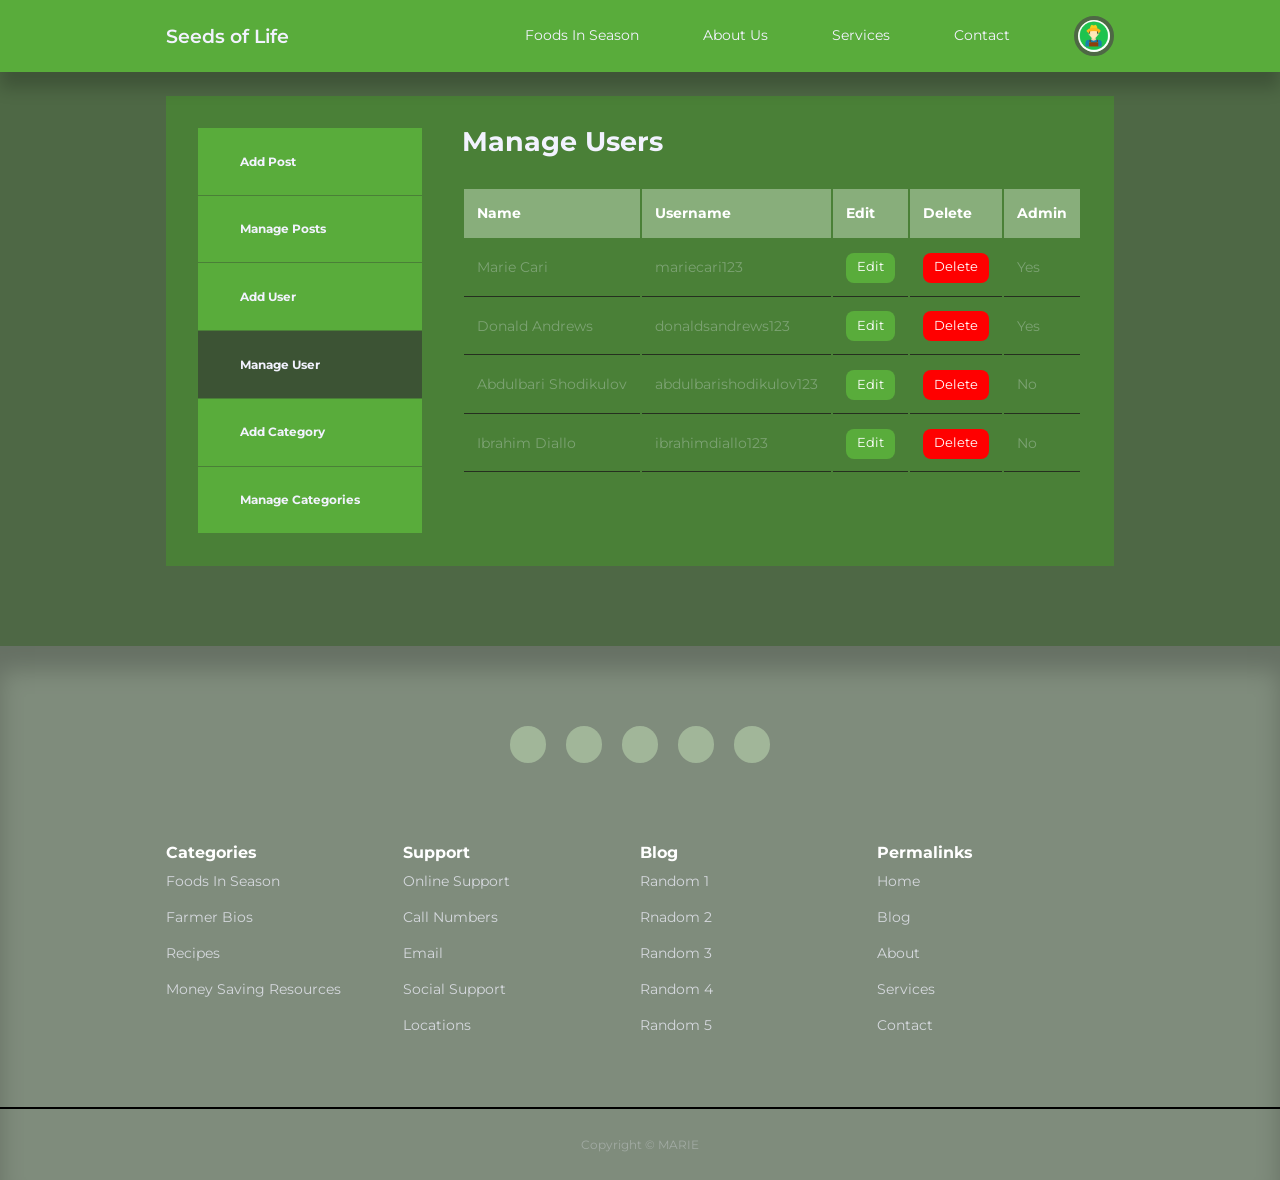
<file: manage-users.html>
<!DOCTYPE html>
<html lang="en">
<head>
    <meta charset="UTF-8">
    <meta http-equiv="X-UA-Compatible" content="IE=edge">
    <meta name="viewport" content="width=device-width, initial-scale=1.0">
    <title>Manage Users</title>
    <link rel="stylesheet" href="style.css"> 
    <!-- icons  -->
    <link rel="stylesheet" href="https://unicons.iconscout.com/release/v4.0.0/css/line.css">
    <link href="https://fonts.googleapis.com/css2?family=Montserrat:wght@300;400;500;600;700;800&display=swap" rel="stylesheet">
</head>
<body>
    <nav>
        <div class="container nav__container">
            <a href="index.html" class="nav__logo">Seeds of Life</a>
            <ul class="nav__items">
                <li><a href="blog.html">Foods In Season</a></li>
                <li><a href="about.html">About Us</a></li>
                <li><a href="services.html">Services</a></li>
                <li><a href="contact.html">Contact</a></li>
                <!-- <li><a href="signin.html">SignIn</a></li> -->
                <li class="nav__profile">
                    <div class="avatar">
                        <img src="./images/farmer1_avatar.png">
                    </div>
                    <ul>
                        <li><a href="dashboard.html">Dashboard</a></li>
                        <li><a href="logout.html">Logout</a></li>
                    </ul>
                </li>
            </ul>
            
            <button id="open__nav-btn"><i class="uil uil-bars"></i></button>
            <button id="close__nav-btn"><i class="uil uil-multiply"></i></button>
         </div>
    </nav>
    <!-- end of nav -->
    <section class="dashboard">
    <div class="container dashboard__container">
        <button id="show__sidebar-btn" class="sidebar__toggle"><i class="uil uil-angle-right-b"></i></button>
        <button id="hide__sidebar-btn" class="sidebar__toggle"><i class="uil uil-angle-left-b"></i></button>
        <aside>
            <ul>
                <li><a href="add-post.html"><i class="uil uil-pen"></i>
                <h5>Add Post</h5>
                </a></li>
            </ul>
            <ul>
                <li><a href="dashboard.html"><i class="uil uil-postcard"></i>
                <h5>Manage Posts</h5>
                </a></li>
            </ul>
            <ul>
                <li><a href="add-user.html"><i class="uil uil-user-plus"></i>
                <h5>Add User</h5>
                </a></li>
            </ul>
            <ul>
                <li><a href="manage-users.html" class="active"><i class="uil uil-users-alt"></i>
                <h5>Manage User</h5>
                </a></li>
            </ul>
            <ul>
                <li><a href="add-category.html"><i class="uil uil-edit"></i>
                <h5>Add Category</h5>
                </a></li>
            </ul>
            <ul>
                <li><a href="manage-categories.html"><i class="uil uil-list-ul"></i>
                <h5>Manage Categories</h5>
                </a></li>
            </ul>
        </aside>
        <main>
            <h2> Manage Users</h2>
            <table>
                <thead>
                    <tr>
                        <th>Name</th>
                        <th>Username</th>
                        <th>Edit</th>
                        <th>Delete</th>
                        <th>Admin</th>
                    </tr>
                </thead>
                <tbody>
                    <tr>
                        <td>Marie Cari</td>
                        <td>mariecari123</td>
                        <td><a href="edit-user.html" class="btn sm">Edit</a></td>
                        <td><a href="delete-category.html" class="btn sm danger">Delete</a></td>
                        <td> Yes </td>
                    </tr>
                    <tr>
                        <td>Donald Andrews</td>
                        <td>donaldsandrews123</td>
                        <td><a href="edit-user.html" class="btn sm">Edit</a></td>
                        <td><a href="delete-category.html" class="btn sm danger">Delete</a></td>
                        <td> Yes </td>
                        </tr>
                        <tr>
                            <td>Abdulbari Shodikulov </td>
                            <td>abdulbarishodikulov123 </td>
                            <td><a href="edit-user.html" class="btn sm">Edit</a></td>
                            <td><a href="delete-category.html" class="btn sm danger">Delete</a></td>
                            <td> No </td>
                            <tr>
                                <td>Ibrahim Diallo</td>
                                <td>ibrahimdiallo123</td>
                                <td><a href="edit-user.html" class="btn sm">Edit</a></td>
                                <td><a href="delete-category.html" class="btn sm danger">Delete</a></td>
                                <td> No </td>
                            </tr>       </tr>

                </tbody>
            </table>
        </main>
    </div>
</section>
    <!-- start of footer -->
    <footer>
        <div class="footer__socials">
            <a href="https://youtube.com" target="_blank"><i class="uil uil-youtube"></i></a>
            <a href="https://facebook.com" target="_blank"><i class="uil uil-facebook-f"></i></a>
            <a href="https://instagram.com" target="_blank"><i class="uil uil-instagram-alt"></i></a>
            <a href="https://linkedin.com" target="_blank"><i class="uil uil-linkedin"></i></a>
            <a href="https://twitter.com" target="_blank"><i class="uil uil-twitter"></i></a>
        </div>

        <div class="container footer__container">
            <article>
                <h4>Categories</h4>
                <ul>
                    <li><a href="">Foods In Season</a></li>
                    <li><a href="">Farmer Bios</a></li>
                    <li><a href="">Recipes</a></li>
                    <li><a href="">Money Saving Resources</a></li>
                </ul>
            </article>
            <article>
                <h4>Support</h4>
                <ul>
                    <li><a href="">Online Support</a></li>
                    <li><a href="">Call Numbers</a></li>
                    <li><a href="">Email</a></li>
                    <li><a href="">Social Support</a></li>
                    <li><a href="">Locations</a></li>
                </ul>
            </article>
            <article>
                <h4>Blog</h4>
                <ul>
                    <li><a href="">Random 1</a></li>
                    <li><a href="">Rnadom 2</a></li>
                    <li><a href="">Random 3</a></li>
                    <li><a href="">Random 4</a></li>
                    <li><a href="">Random 5</a></li>
                </ul>
            </article>
            <article>
                <h4>Permalinks</h4>
                <ul>
                    <li><a href="">Home</a></li>
                    <li><a href="">Blog</a></li>
                    <li><a href="">About</a></li>
                    <li><a href="">Services</a></li>
                    <li><a href="">Contact</a></li>
                </ul>
            </article>
        </div>
        <div class="footer__copyright">
            <small>Copyright &copy; MARIE </small>
        </div>
    </footer>

    <script src="./main.js"></script>
</body>
</html>
</file>
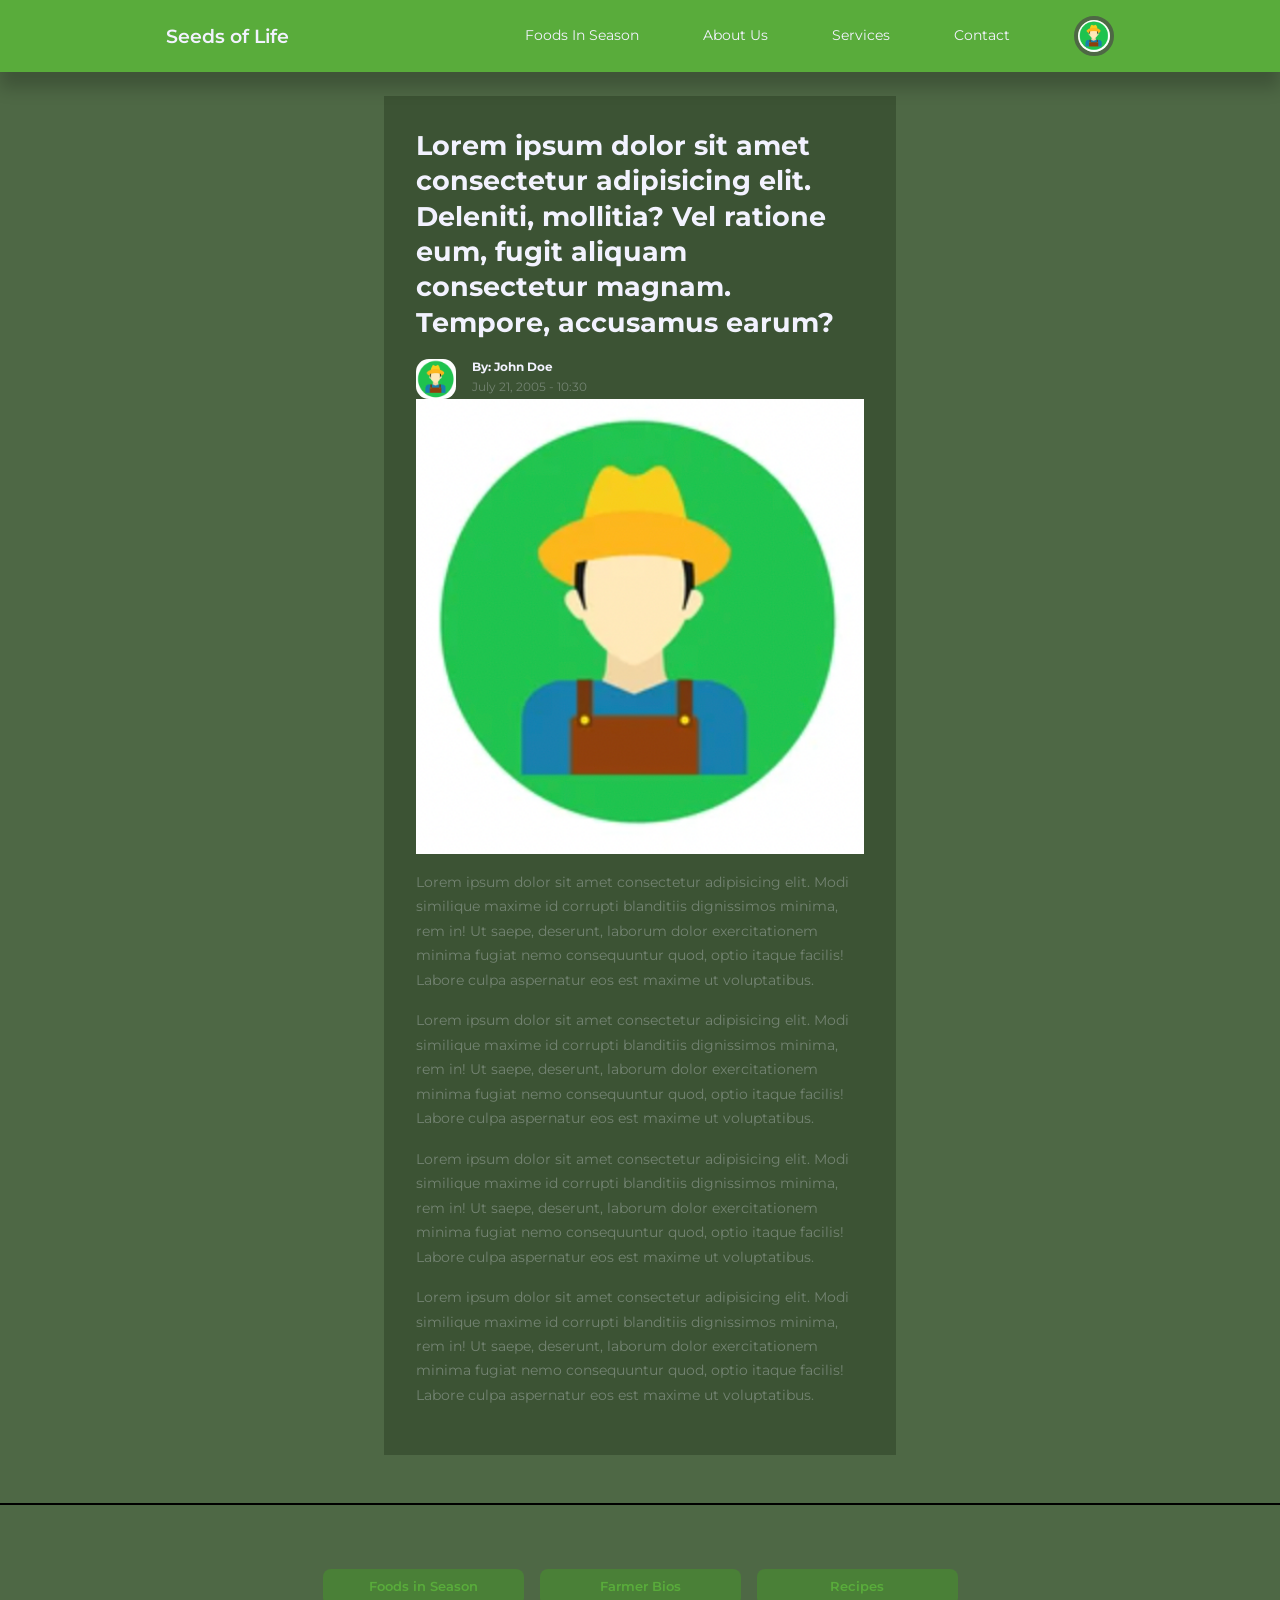
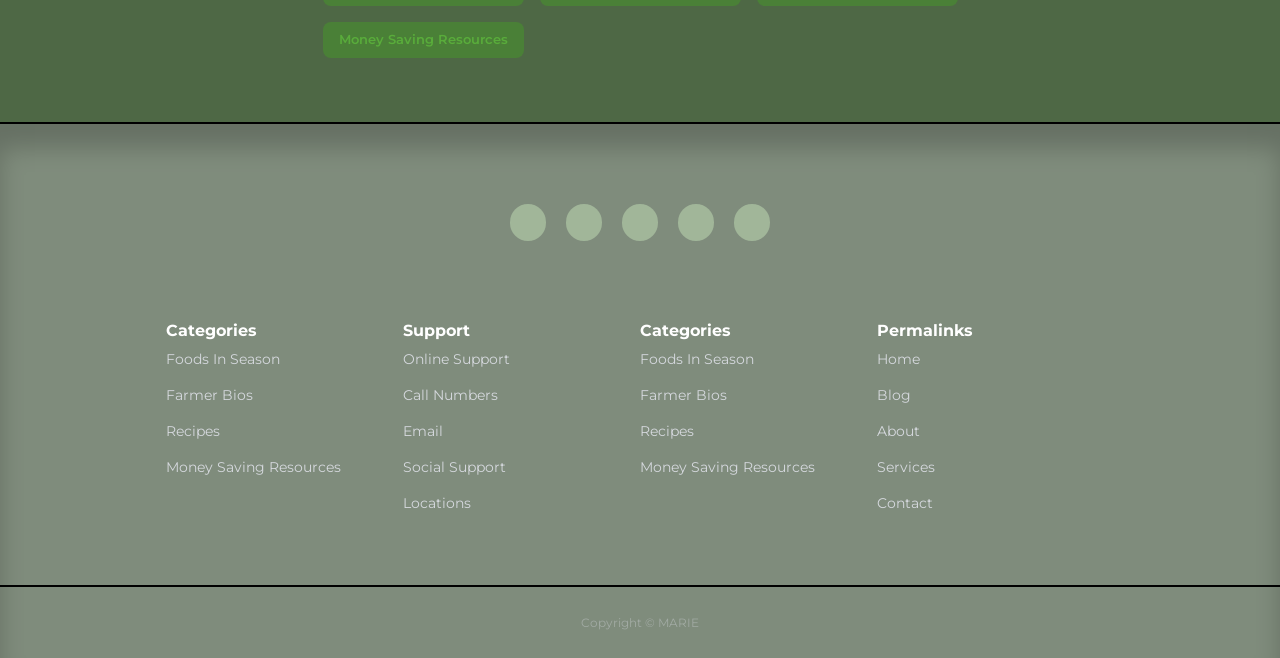
<file: post.html>
<!DOCTYPE html>
<html lang="en">
<head>
    <meta charset="UTF-8">
    <meta http-equiv="X-UA-Compatible" content="IE=edge">
    <meta name="viewport" content="width=device-width, initial-scale=1.0">
    <title>Blog Website</title>
    <link rel="stylesheet" href="style.css"> 
    <!-- icons  -->
    <link rel="stylesheet" href="https://unicons.iconscout.com/release/v4.0.0/css/line.css">
    <link href="https://fonts.googleapis.com/css2?family=Montserrat:wght@300;400;500;600;700;800&display=swap" rel="stylesheet">
</head>
<body>
    <nav>
        <div class="container nav__container">
            <a href="index.html" class="nav__logo">Seeds of Life</a>
            <ul class="nav__items">
                <li><a href="blog.html">Foods In Season</a></li>
                <li><a href="about.html">About Us</a></li>
                <li><a href="services.html">Services</a></li>
                <li><a href="contact.html">Contact</a></li>
                <!-- <li><a href="signin.html">SignIn</a></li> -->
                <li class="nav__profile">
                    <div class="avatar">
                        <img src="./images/farmer1_avatar.png">
                    </div>
                    <ul>
                        <li><a href="dashboard.html">Dashboard</a></li>
                        <li><a href="logout.html">Logout</a></li>
                    </ul>
                </li>
            </ul>
            
            <button id="open__nav-btn"><i class="uil uil-bars"></i></button>
            <button id="close__nav-btn"><i class="uil uil-multiply"></i></button>
         </div>
    </nav>
    <!-- end of nav -->

    
    <section class="singlepost">
        <div class="container singlepost__container">
            <h2> Lorem ipsum dolor sit amet consectetur adipisicing elit. Deleniti, mollitia? Vel ratione eum, fugit aliquam consectetur magnam. Tempore, accusamus earum?</h2>
            <div class="post__author">
                <div class="post__author-avatar">
                    <img src="./images/farmer1_avatar.png">
                </div>
                <div class="post__author-info">
                    <h5>By: John Doe </h5>
                    <small>
                        July 21, 2005 - 10:30
                    </small>
                </div>
            </div>
            <div class="singlepost__thumbnail">
                <img src="images/farmer1_avatar.png">
            </div>
            <p>
                Lorem ipsum dolor sit amet consectetur adipisicing elit. Modi similique maxime id corrupti blanditiis dignissimos minima, rem in! Ut saepe, deserunt, laborum dolor exercitationem minima fugiat nemo consequuntur quod, optio itaque facilis! Labore culpa aspernatur eos est maxime ut voluptatibus.
            </p>
            <p>
                Lorem ipsum dolor sit amet consectetur adipisicing elit. Modi similique maxime id corrupti blanditiis dignissimos minima, rem in! Ut saepe, deserunt, laborum dolor exercitationem minima fugiat nemo consequuntur quod, optio itaque facilis! Labore culpa aspernatur eos est maxime ut voluptatibus.
            </p><p>
                Lorem ipsum dolor sit amet consectetur adipisicing elit. Modi similique maxime id corrupti blanditiis dignissimos minima, rem in! Ut saepe, deserunt, laborum dolor exercitationem minima fugiat nemo consequuntur quod, optio itaque facilis! Labore culpa aspernatur eos est maxime ut voluptatibus.
            </p><p>
                Lorem ipsum dolor sit amet consectetur adipisicing elit. Modi similique maxime id corrupti blanditiis dignissimos minima, rem in! Ut saepe, deserunt, laborum dolor exercitationem minima fugiat nemo consequuntur quod, optio itaque facilis! Labore culpa aspernatur eos est maxime ut voluptatibus.
            </p>
        </div>
    </section>

    <!-- start of categories -->
    <section class="category__buttons">
        <div class="container category__buttons-container">
            <a href="" class="category__button">Foods in Season</a>
            <a href="" class="category__button">Farmer Bios</a>
            <a href="" class="category__button">Recipes</a>
            <a href="" class="category__button">Money Saving Resources</a>

        </div>
    </section>

    <!-- start of footer -->
    <footer>
        <div class="footer__socials">
            <a href="https://youtube.com" target="_blank"><i class="uil uil-youtube"></i></a>
            <a href="https://facebook.com" target="_blank"><i class="uil uil-facebook-f"></i></a>
            <a href="https://instagram.com" target="_blank"><i class="uil uil-instagram-alt"></i></a>
            <a href="https://linkedin.com" target="_blank"><i class="uil uil-linkedin"></i></a>
            <a href="https://twitter.com" target="_blank"><i class="uil uil-twitter"></i></a>
        </div>
    <div class="container footer__container">
        <article>
            <h4>Categories</h4>
            <ul>
                <li><a href="">Foods In Season</a></li>
                <li><a href="">Farmer Bios</a></li>
                <li><a href="">Recipes</a></li>
                <li><a href="">Money Saving Resources</a></li>
            </ul>
        </article>
        <article>
            <h4>Support</h4>
            <ul>
                <li><a href="">Online Support</a></li>
                <li><a href="">Call Numbers</a></li>
                <li><a href="">Email</a></li>
                <li><a href="">Social Support</a></li>
                <li><a href="">Locations</a></li>
            </ul>
        </article>
        <article>
            <h4>Categories</h4>
            <ul>
                <li><a href="">Foods In Season</a></li>
                <li><a href="">Farmer Bios</a></li>
                <li><a href="">Recipes</a></li>
                <li><a href="">Money Saving Resources</a></li>
            </ul>
        </article>
        <article>
            <h4>Permalinks</h4>
            <ul>
                <li><a href="">Home</a></li>
                <li><a href="">Blog</a></li>
                <li><a href="">About</a></li>
                <li><a href="">Services</a></li>
                <li><a href="">Contact</a></li>
            </ul>
        </article>
    </div>
    <div class="footer__copyright">
        <small>Copyright &copy; MARIE </small>
    </div>
</footer>

    <script src="./main.js"></script>
</body>
</html>
</file>
<file: style.css>
:root {
    --color-primary: #59AC3B;
    --color-primary-light: #88AE7B;
    --color-primary-variant: #4A8037;
    --color-red: #F70A0A;
    --color-red-light: #F94444;
    --color-green: #00c475;
    --color-green-light: hsl(156,100%,38%,15%);
    --color-gray-900: #3C5334;
    --color-gray-700: #4E6845;
    --color-gray-300: rgba(242, 242, 254, 0.3);
    --color-white: #f2f2fe;
    --color-bg: #4E6845;

    --transition: all 300ms ease;

    --container-width-lg: 74%;
    --container-width-md: 88%;
    --form-width: 40%;

    --card-border-radius-1: 0.3rem;
    --card-border-radius-2: 0.5rem;
    --card-border-radius-3: 0.8rem;
    --card-border-radius-4: 2rem;
    --card-border-radius-5: 5rem;

}

* {
    margin: 0;
    padding: 0;
    outline: 0;
    border: 0;
    appearance: 0;
    list-style: none;
    text-decoration: none;
    box-sizing: border-box;
}

body {
    font-family: 'Montserrat', sans-serif;
    line-height: 1.6;
    color: var(--color-gray-300);
    overflow-x: hidden;
    background: var(--color-bg);
    font-size: 0.9rem; 
} 

.container {
    width: var(--container-width-lg);
    max-width: 1800px;
    margin-inline: auto;
}

section {
    margin-top: 3rem;
    width: 100vw;

}

.section__extra-margin {
    margin-top: 7rem;
}

h1, h2, h3, h4, h5 {
    color: var(--color-white);
    line-height: 1.3;
}

h1 {
    font-size: 3rem;
    margin: 1rem 0;
}

h2 {
    font-size: 1.7rem;
    margin: 1rem 0;
}

h3 {
    font-size: 1.1rem;
    margin: 0.8rem 0 0.5rem;
}

h4 {
    font-size: 1rem;
}

a {
    color: var(--color-white);
    transition: var(--transition)
}

img {
    display: block;
    width: 100%;
    object-fit: cover;
}
.services__img {
    height: 200px;
    width: 300px;
  
}


/* nav */
nav {
    background: var(--color-primary);
    width: 100vw;
    height: 4.5rem;
    position: fixed;
    top: 0;
    z-index: 10;
    box-shadow: 0 1rem 1rem rgba(0,0,0,0.2);
}

nav button {
    display: none;
}

.nav__container {
    height: 100%;
    display: flex;
    align-items: center;
    justify-content: space-between;
}

.avatar {
    width: 2.5rem;
    height: 2.5rem;
    border-radius: 50%;
    overflow: hidden;
    border: 0.3rem solid var(--color-bg);
}

.nav__logo {
    font-weight: 600;
    font-size: 1.2rem;
}

.nav__items {
    display: flex;
    align-items: center;
    gap: 4rem;
}

.nav__profile {
    position: relative;
    cursor: pointer;
}

.nav__profile ul {
    position: absolute;
    top: 140%;
    right: 0;
    display: flex;
    flex-direction: column;
    box-shadow: 0 3rem 3rem rgba(0,0,0,0.4);
    visibility: hidden;
    opacity: 0;
    transition: var(--transition);
}
/* this will show nav ul when hovering over .nav__profile */
.nav__profile:hover > ul {
    visibility: visible;
    opacity: 1;
}

.nav__profile ul li a {
    padding: 1rem;
    background: var(--color-gray-900);
    display: block;
    width: 100%;
}

.nav__profile ul li:last-child a {
    background: var(--color-red);
    color: var(--ccolor-bg);
}



/* category button */
.category__button {
    background: var(--color-primary-variant);
    color: var(--color-primary);
    display: inline-block;
    padding: 0.5rem 1rem;
    border-radius: var(--card-border-radius-2);
    font-weight: 600;
    font-size: 0.8rem;
    text-align: center;
}

.category__button:hover {
    color: var(--color-white);
}

/* general post */
.post__thumbnail {
    border-radius: var(--card-border-radius-5) 0;
    border: 1rem solid var(--color-primary);
    overflow: hidden;
    margin-bottom: 1.6rem;
}

.post:hover .post__thumbnail img {
    filter: saturate(0);
    transition: filter 500ms ease;
}

.post__author {
    display: flex;
    gap: 1rem;
    margin-top: 1.2rem;
}

.post__author-avatar {
    width: 2.5rem;
    height: 2.5rem;
    border-radius: var(--card-border-radius-3);
    overflow: hidden;
}

/* featured post */
.featured {
    margin-top: 8rem;
}

.featured__container {
    display: grid;
    grid-template-columns: 1fr 1fr;
    gap: 4rem;  
}

.featured .post__thumbnail {
    height: fit-content;
}

/* posts */
.posts__container {
    display: grid;
    grid-template-columns: repeat(3, 1fr);
    gap: 5rem;
}

/* button categories */
.category__buttons {
    padding: 4rem 0;
    border-top: 2px solid black;
    border-bottom: 2px solid black;
}

.category__buttons-container {
    width: fit-content;
    display: grid;    
    grid-template-columns: repeat(3, 1fr);
    gap: 1rem;
}

/* footer */
footer {
    background: #7F8C7C;
    padding: 5rem 0 0;
    box-shadow: inset 0 1.5rem 1.5rem rgba(0,0,0,0.2);
}

.footer__socials {
    margin-inline: auto;
    width: fit-content;
    margin-bottom: 5rem;
    display: flex;
    justify-content: space-between;
    align-items: center;
    gap: 1.2rem;
}

.footer__socials a {
    background-color: rgba(200, 229, 186, 0.466);
    border-radius: 50%;
    width: 2.3rem;
    height: 2.3rem;
    display: flex;
    align-items: center;
    justify-content: center;
}

.footer__socials a:hover {
    background: white;
    color: green;
}

.footer__container {
    display: grid;
    grid-template-columns: repeat(4, 1fr);
}

footer h4 {
    color: white;
    margin-bottom: var(--color-primary-variant);
}

footer ul li {
    padding: 0.4rem 0;
}

footer ul a {
    opacity: 0.75;
}

footer ul a:hover {
    letter-spacing: 0.2rem;
    opacity: 1;
}

.footer__copyright {
    text-align: center;
    padding: 1.5rem 0;
    border-top: 2px solid black;
    margin-top: 4rem;
}

/* search */
.search__bar {
    margin-top: 7rem;
}

.search__bar-container {
    position: relative;
    width: 30rem;
    background: var(--color-gray-900);
    display: flex;
    flex-direction: row;
    align-items: center;
    justify-content: space-between;
    overflow: hidden;
    padding: 0.6rem 1rem;
    border-radius: var(--card-border-radius-2);
    color: var(--color-gray-300);
}

.search__bar-container > div {
    width: 100%;
    display: flex;
    align-items: center;
}

.search__bar input {
    background-color: transparent;
    margin-left: 0.7rem;
    padding: 0.5rem 0;
    width: 100%;
}

/* button  */
.btn {
    display: inline-block;
    width: fit-content;
    padding: 0.6rem 1.2rem;
    background-color: var(--color-primary);
    border-radius: var(--card-border-radius-2);
    cursor: pointer;
    transition: var(--transition);
    color: white;
}

.btn.sm {
    padding: 0.3rem 0.7rem;
    font-size: 0.8rem;
}

.btn.danger {
    background: red;
}

.btn:hover {
    background: white;
    color: var(--color-bg);
}
/* single .post */
.singlepost {
    margin: 6rem 0 2rem;
}

.singlepost__container {
    width: var(--form-width);
    background: var(--color-gray-900);
    padding: 1rem 2rem 3rem;
}
.singlepost__thumbnail {
    margin-top: 1.5rem 0 1rem;
}
.singlepost__container p {
    margin-top: 1rem;
    line-height: 1.7;
}

/* category  */
.category__title {
    height: 15rem;
    margin-top: 4.5rem;
    background-color: var(--color-gray-900);
    display: grid;
    place-items: center;
}

/* empty pages  */

.empty__page {
    height: 70vh;
    display: flex;
    flex-direction: column;
    align-items: center;
    place-content: center;
}

/* forms */

.form__section  {
    display: grid;
    place-items: center;
    height: 100vh;
}

.form__section-container {
    width: var(--form-width);
}
.alert__message { 
    padding: 0.8rem 1.4rem;
    margin-bottom: 1rem;
    border-radius: var(--card-border-radius-2);
}
.alert__message.error {
    background: rgb(240, 150, 150);
    color: red;
}
.alert__message.success {
    background-color: var(--color-primary-variant);
    color: var(--color-green);
}

.alert__message.lg {
    text-align: center;
}

form {
    display: flex;
    flex-direction: column;
    gap: 1rem;
}

.form__control {
    display: flex;
    flex-direction: column;
    gap: 0.6rem;
}

.form__control.inline {
    flex-direction: row;
    align-items: center;
}

input, textarea, select {
    padding: 0.8rem 1.4rem;
    background-color: var(--color-primary-light); 
    border-radius: var(--card-border-radius-2);
    resize: none;
    color: white;
}

.form__section small {
   color: var(--color-primary);
}

/* dashboard */
.dashboard {
    margin-top: 6rem;
}

.sidebar__toggle {
    display: none ;
}

.dashboard__container {
    display: grid;
    grid-template-columns: 14rem auto;
    gap: 1rem;
    background: var(--color-primary-variant);
    padding: 2rem;
    margin-bottom: 5rem;
}

.dashboard aside a {
    background-color: var(--color-primary);
    display: flex;
    gap: 1rem;
    align-items: center;
    padding: 1.6rem;
}
.dashboard aside ul li a {
    border-bottom: 1px solid var(--color-primary-variant);
}

.dashboard aside a:hover {
    background: var(--color-primary-light);
}

.dashboard aside a.active {
    background-color: var(--color-gray-900);
}

.dashboard main {
    margin-left: 1.5rem;
}

.dashboard main h2 {
    margin: 0 0 2rem 0;
    line-height: 1;
}

.dashboard main table {
    width: 100%;
    text-align: left;
}

.dashboard main table th {
    background-color: var(--color-primary-light);
    padding: 0.8rem;
    color: white;
}
.dashboard main table td {
    padding: 0.8rem;
    border-bottom: 1px solid rgb(37, 47, 31);
}

.dashboard main table tr:hover td {
    background-color: var(--color-bg);
    color: white;
    cursor: default;
    transition: var(--transition);
}
/* media queries (tablets, medium devices) */
@media screen and (max-width: 1024px) {
    .container {
        width: var(--container-width-md);
    }
    h2 {
        font-size: 1.6rem;
    }
    h3 {
        font-size: 1.2rem;
    }
    h5 {
        font-size: 0.8rem;
    }

    nav button {
        display: inline-block;
        font-size: 1.5rem;
        background: transparent;
        color: var(--color-white);
        cursor: pointer;
    }

    nav button#close__nav-btn {
        display: none;
    }

    .nav__container {
        position: relative;
    }

    .nav__items {
        position: absolute;
        flex-direction: column;
        top: 100%;
        right: 0;
        align-items: flex-start;
        justify-content: center;
        gap:0;
        display: none;
    }

    .nav__items li {
        width: 100%;
        height: 4.5rem;
        display: flex;
        align-items: center;
        box-shadow: -2rem 3rem 7rem rgba(0,0,0,0.7);
        border-top: 1px solid var(--color-bg);
        animation: animateDropdown 1s 0s ease forwards;
        opacity: 0;
        transform-origin: top;
    }
   
    @keyframes animateDropdown {
        0% {
            transform: rotateX(90deg);
        }
        100% {
            transform: rotateX(0deg);
            opacity: 1;
        }
    }

    .nav__items li a {
        border-radius: 0;
        width: 100%;
        height: 100%;
        background: var(--color-gray-900);
        padding: 0 2rem;
        display: flex;
        align-items: center;
    }


    .nav__profile {
        background: var(--color-gray-900);
    }

    .nav__profile ul {
        top: 100%;
        width: 100%;
    }

    .nav__profile .avatar {
        margin-left: 2rem;
        border: 0;

    }

    .featured__container {
        gap: 3rem;
    }

    .posts__container {
        grid-template-columns: 1fr 1fr;
        gap: 3rem;
    }

    .footer__container {
        grid-template-columns: 1fr 1fr ;
    }
/* blog */
    .search__bar-container {
        width: 60%;
    }
/* form */
    .form__section-container {
        padding: 3rem;
    }

    /* dashbaord */
    .dashboard__container {
        grid-template-columns: 4.3rem auto;
        padding: 0;
        background: transparent;
    }

    .dashboard aside h5 {
        display: none;
    }
    .dashboard main table thead {
        display: none;
    }
    .dashboard main table tr {
        display: flex;
        flex-direction: column;
    }
    .dashboard main table tr:nth-child(even) {
        background: var(--color-primary-variant);
    }
    .dashbaord main table tr:hover td {
        background: transparent;
    }
}

/* media queries (phones, small devices) */

@media screen and (max-width: 600px) {
   section {
     margin-top: 2rem; 
   }
   h1 {
    font-size: 2rem;
   }
   .featured {
    margin-top: 6rem;
   }
   .featured__container {
    grid-template-columns: 1fr;
    gap: 0;
   }
   .posts__container {
    grid-template-columns: 1fr;
   }
   .category__buttons-container {
    grid-template-columns: 1fr 1fr;
   }
   .footer__container {
    grid-template-columns: 1fr;
    text-align: center;
    gap: 2rem;

   }
   /* blog */
   .search__bar-container {
    width:  var(--container-width-md);
}
/* single post */
.singlepost__container {
    background-color: transparent;
    padding: 0;
    }
    /* form */
    .form__section-container {
        padding: 0;
    }
    /* dashboard */

    .dashboard {
        margin-top: 5rem;
    }
    .dashboard__container {
        grid-template-columns: 1fr ;
        gap: 0;
    }
    .dashboard main {
        margin: 0;
    }

    .dashboard main h2 {
        margin-top: 1rem;
    }
    .dashboard aside {
        position: fixed;
        box-shadow: 2rem 0 4rem rgba(0, 0, 0, 0.4);
        left: -100%;
        height: 100vh;
        transition: var(--transition);
        background: var(--color-primary);
    }
    .dashboard .sidebar__toggle {
        display: inline-block;
        background: var(--color-primary-variant);
        color: white;
        position: fixed;
        right: 0;
        bottom: 4rem;
        z-index: 1;
        width: 2.5rem;
        height: 2.5rem;
        border-radius:50% 0 0 50%;
        font-size: 1.3rem;
        cursor: pointer;
        box-shadow: -1rem 0 2rem rgba(0, 0, 0, 0.4);
    }
    .dashboard aside a h5 {
        display: inline-block;
    }

    #hide__sidebar-btn {
        display: none;
    }
}
</file>
